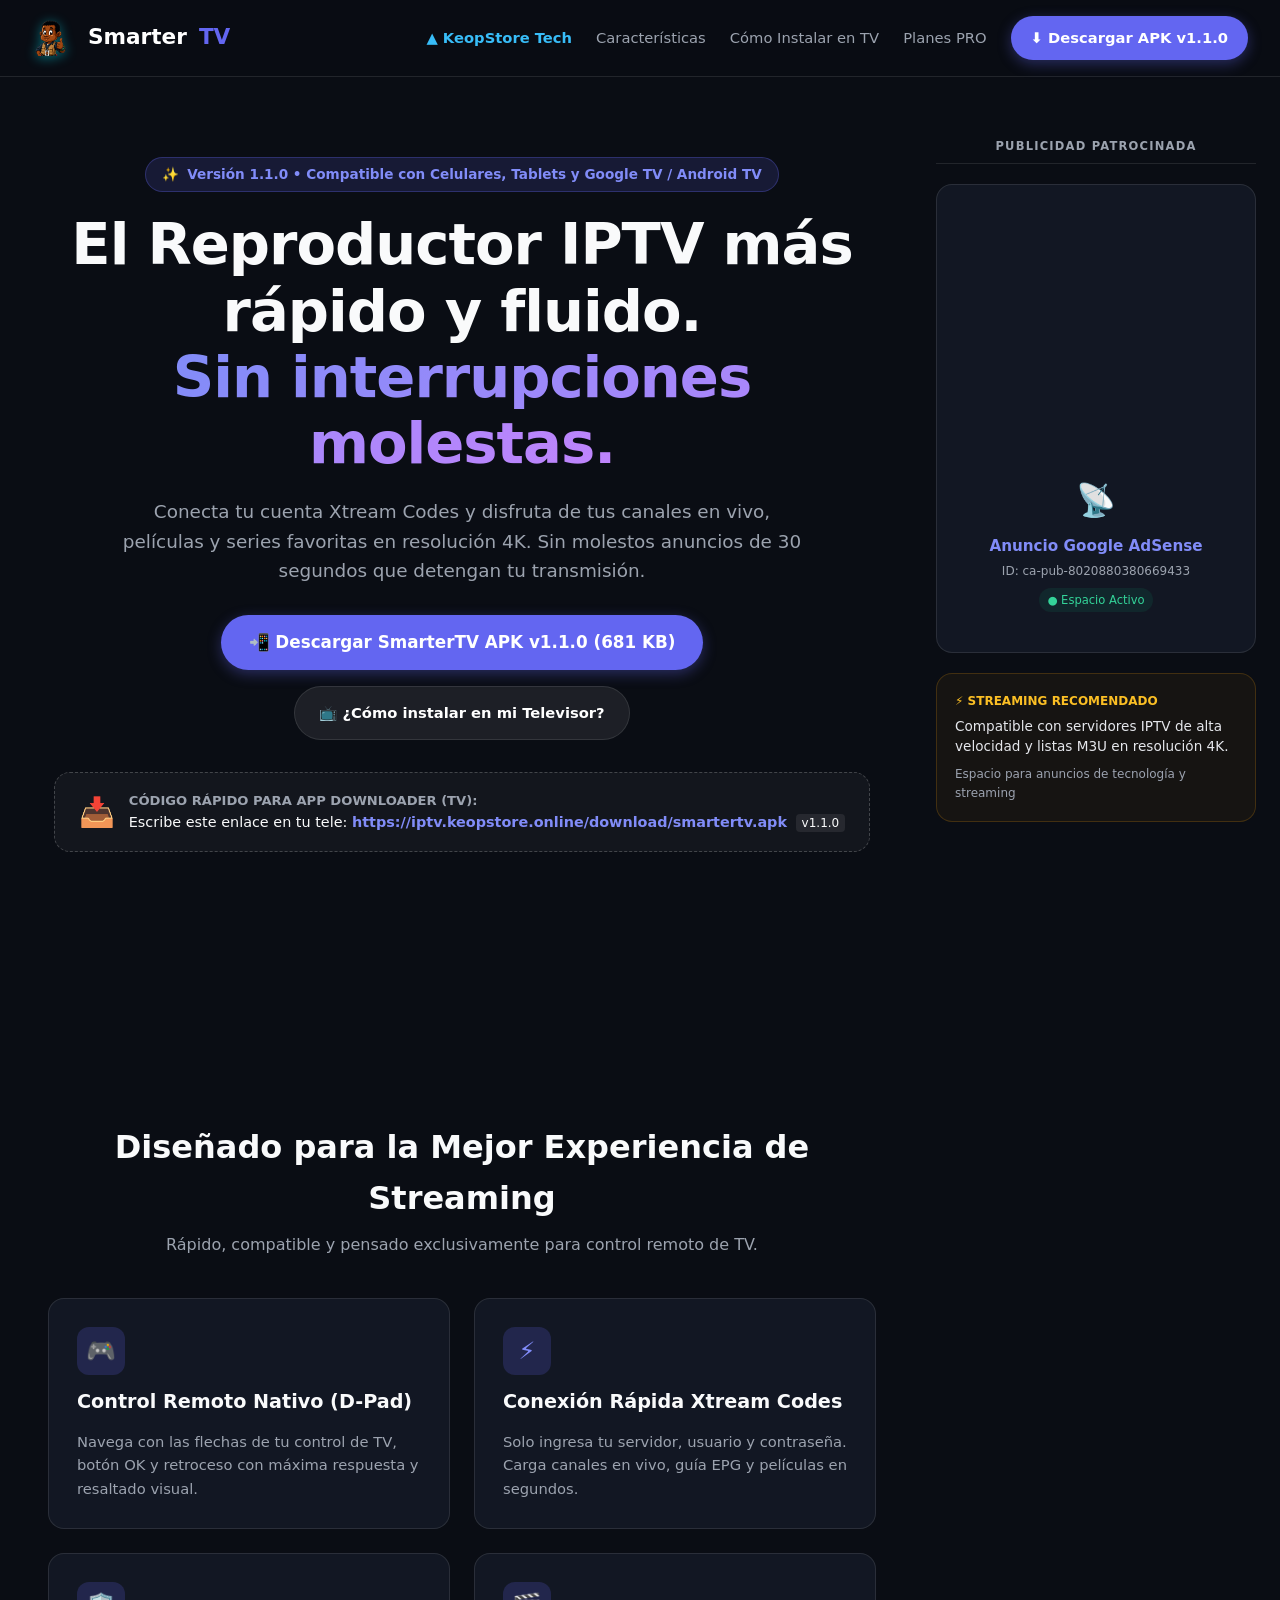
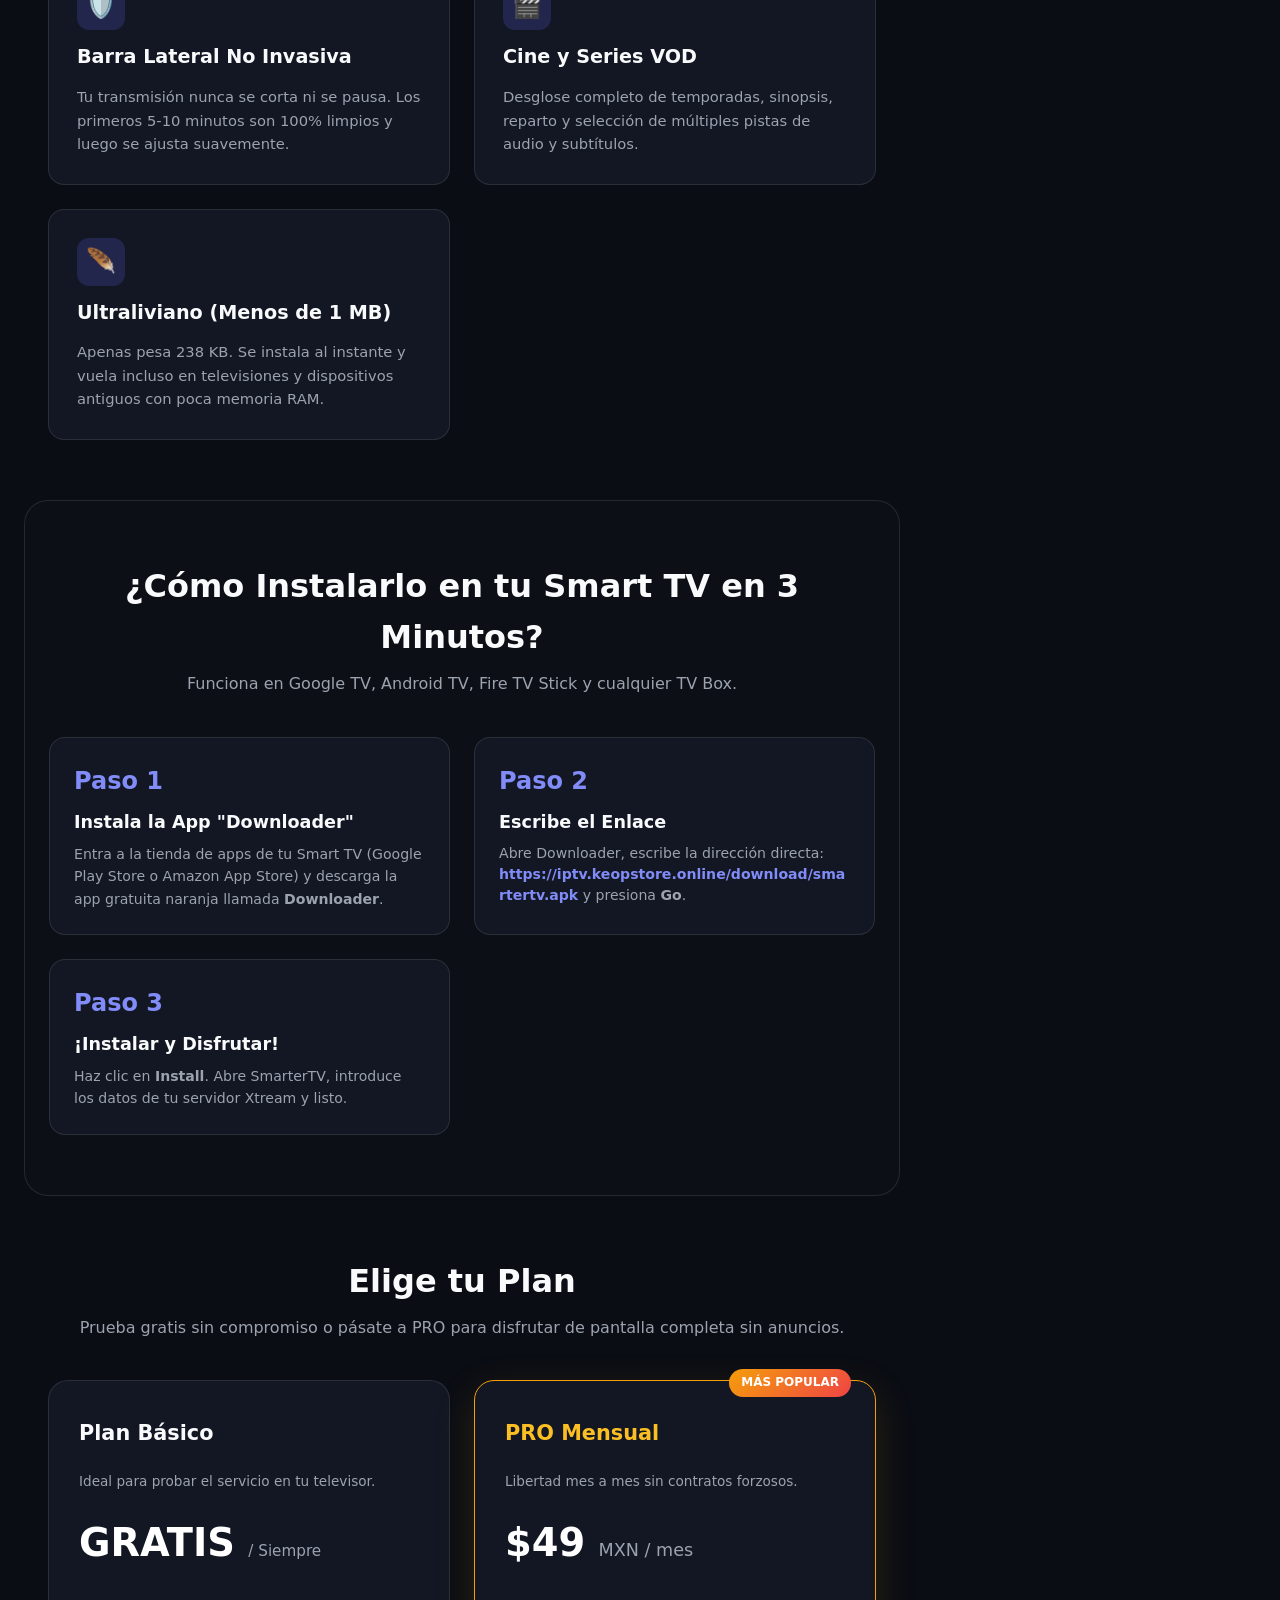
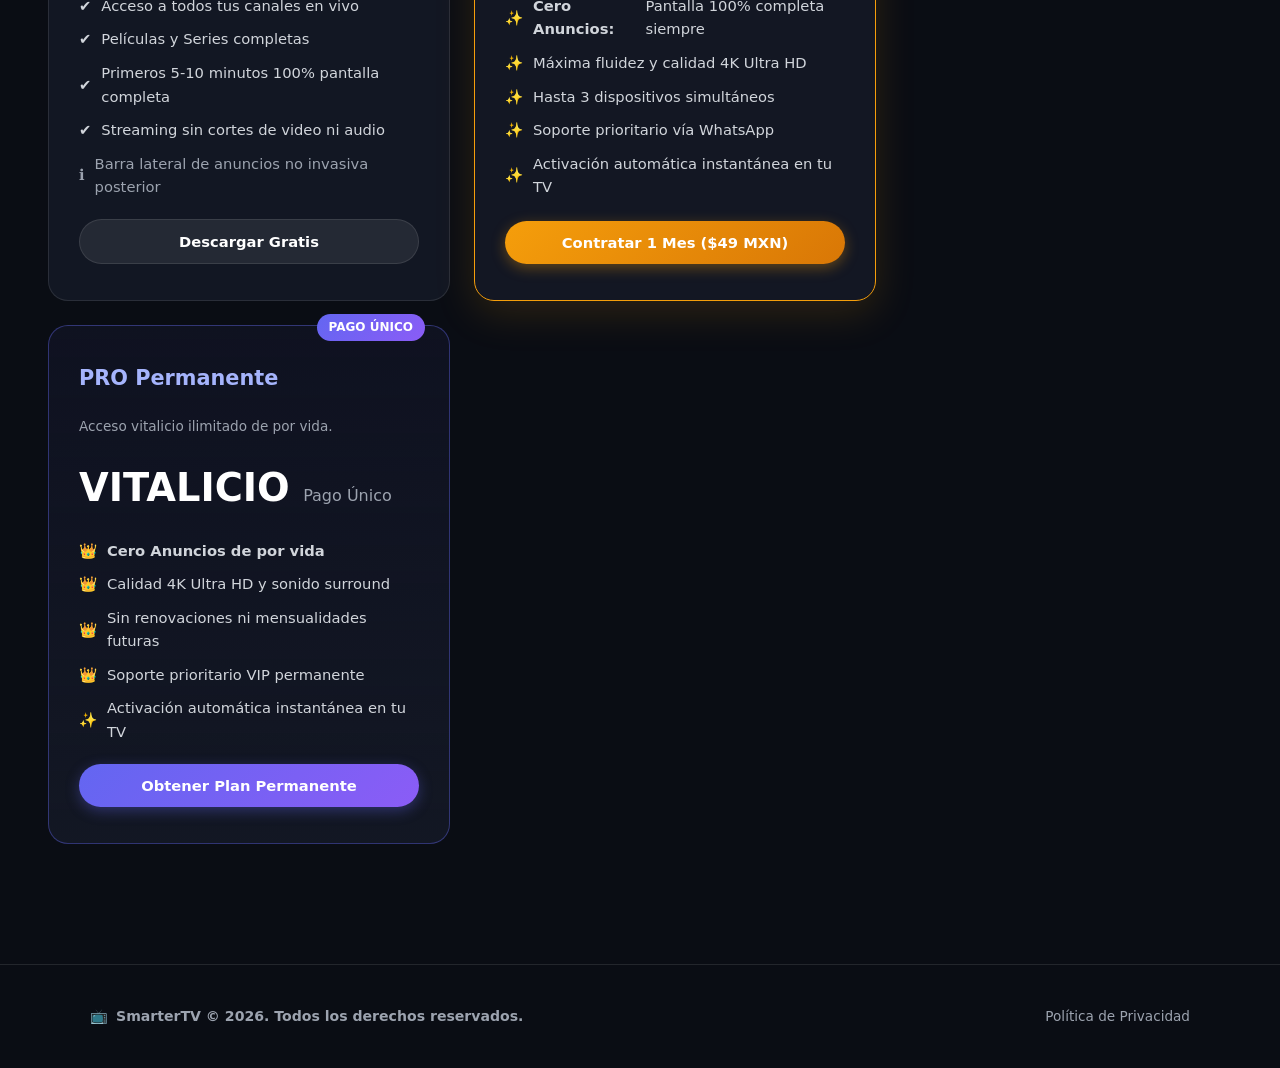
<file: index.html>
<!DOCTYPE html>
<html lang="es">
<head>
  <meta charset="UTF-8">
  <meta name="viewport" content="width=device-width, initial-scale=1.0">
  <title>SmarterTV - Reproductor IPTV para Android y Google TV</title>
  <meta name="description" content="Descarga SmarterTV APK para Android, Google TV y Fire TV. El reproductor IPTV más rápido y fluido con soporte para Xtream Codes y listas M3U en resolución 4K.">
  <meta name="keywords" content="smartertv, iptv smarter, descargar iptv apk, reproductor iptv android, google tv iptv, fire tv stick iptv, xtream codes player, iptv player apk, keopstore">
  <meta name="robots" content="index, follow">
  <meta name="google-site-verification" content="9b9QQz3nNaq6kg4qbpo79IBWrQBUPNA_Uh6lxM2m7lY">
  <link rel="canonical" href="https://iptv.keopstore.online/">
  <link rel="icon" type="image/png" href="/assets/mascot.png">

  <!-- Open Graph / Redes Sociales y WhatsApp -->
  <meta property="og:type" content="website">
  <meta property="og:url" content="https://iptv.keopstore.online/">
  <meta property="og:title" content="SmarterTV - Reproductor IPTV para Android y Google TV">
  <meta property="og:description" content="Descarga el reproductor IPTV más rápido y ligero (238 KB) para teléfonos, tablets y Smart TVs. Compatible con Xtream Codes.">
  <meta property="og:site_name" content="SmarterTV">

  <!-- Twitter Card -->
  <meta name="twitter:card" content="summary_large_image">
  <meta name="twitter:title" content="SmarterTV - Reproductor IPTV para Android y Google TV">
  <meta name="twitter:description" content="Descarga SmarterTV APK gratis. Compatible con Google TV, Android TV y Fire TV.">

  <!-- Marcado Estructurado Schema.org para Google Search -->
  <script type="application/ld+json">
  {
    "@context": "https://schema.org",
    "@type": "SoftwareApplication",
    "name": "SmarterTV",
    "operatingSystem": "Android, Android TV, Google TV, Fire OS",
    "applicationCategory": "MultimediaApplication",
    "offers": {
      "@type": "Offer",
      "price": "0",
      "priceCurrency": "MXN"
    },
    "description": "El reproductor IPTV más rápido y fluido para Android y Google TV con soporte para control remoto y Xtream Codes.",
    "downloadUrl": "https://iptv.keopstore.online/download/smartertv.apk",
    "fileSize": "238KB"
  }
  </script>

  <link rel="stylesheet" href="css/web.css">

  <!-- Google AdSense Oficial -->
  <script async src="https://pagead2.googlesyndication.com/pagead/js/adsbygoogle.js?client=ca-pub-8020880380669433"
     crossorigin="anonymous"></script>
</head>
<body>

  <!-- Navigation -->
  <header class="navbar">
    <a href="#" class="nav-brand">
      <img src="/assets/mascot.png" alt="SmarterTV Mascot" style="width: 36px; height: 36px; object-fit: contain; vertical-align: middle; margin-right: 8px; filter: drop-shadow(0 2px 6px rgba(0,240,255,0.4));">
      Smarter<span>TV</span>
    </a>
    <nav class="nav-links">
      <a href="https://keopstore.online" target="_blank" class="nav-link" style="color: #38bdf8; font-weight: 600;">▲ KeopStore Tech</a>
      <a href="#features" class="nav-link">Características</a>
      <a href="#how-to-install" class="nav-link">Cómo Instalar en TV</a>
      <a href="#pricing" class="nav-link">Planes PRO</a>
      <a href="/download/smartertv.apk" class="btn btn-primary">
        <span>⬇️ Descargar APK v1.1.0</span>
      </a>
    </nav>
  </header>

  <!-- Banner de detección de TV al escanear QR -->
  <div id="deviceDetectedBanner" style="display: none; background: linear-gradient(90deg, rgba(16, 185, 129, 0.18), rgba(99, 102, 241, 0.18)); border-bottom: 1px solid rgba(16, 185, 129, 0.35); padding: 12px 20px; text-align: center; font-size: 0.92rem; color: #34d399;">
    📺 <strong>¡Televisor Conectado!</strong> ID: <span id="bannerDeviceId" style="font-family: monospace; font-weight: 800; color: #fbbf24;"></span>. Al completar tu pago, tu TV se activará automáticamente sin teclear nada.
  </div>

  <!-- Main Web Layout with Right Ad Sidebar -->
  <div class="web-layout">

    <!-- Left & Center Main Content Column -->
    <div class="web-main-column">

      <!-- Hero Section -->
      <section class="hero">
        <div class="hero-pill">
          <span>✨</span> Versión 1.1.0 &bull; Compatible con Celulares, Tablets y Google TV / Android TV
        </div>

        <h1 class="hero-title">
          El Reproductor IPTV más rápido y fluido.<br>
          <span>Sin interrupciones molestas.</span>
        </h1>

        <p class="hero-desc">
          Conecta tu cuenta Xtream Codes y disfruta de tus canales en vivo, películas y series favoritas en resolución 4K. Sin molestos anuncios de 30 segundos que detengan tu transmisión.
        </p>

        <div class="hero-actions">
          <a href="/download/smartertv.apk" class="btn btn-primary" style="padding: 14px 28px; font-size: 1.05rem;">
            <span>📲 Descargar SmarterTV APK v1.1.0 (681 KB)</span>
          </a>
          <a href="#how-to-install" class="btn btn-secondary" style="padding: 14px 24px;">
            <span>📺 ¿Cómo instalar en mi Televisor?</span>
          </a>
        </div>

        <!-- Downloader App Direct Box for TV -->
        <div class="downloader-box">
          <div style="font-size: 1.8rem;">📥</div>
          <div style="text-align: left;">
            <div style="font-size: 0.82rem; color: var(--text-muted); font-weight: 600;">CÓDIGO RÁPIDO PARA APP DOWNLOADER (TV):</div>
            <div style="font-size: 0.9rem;">Escribe este enlace en tu tele: <strong style="color: #818cf8;">https://iptv.keopstore.online/download/smartertv.apk</strong> <span style="font-size:0.75rem; background:rgba(255,255,255,0.08); padding:2px 6px; border-radius:4px; margin-left:4px;">v1.1.0</span></div>
          </div>
        </div>

        <!-- Banner AdSense Horizontal -->
        <div style="margin: 30px auto 10px; max-width: 728px; min-height: 90px; text-align: center; overflow: hidden;">
          <ins class="adsbygoogle"
               style="display:block"
               data-ad-client="ca-pub-8020880380669433"
               data-ad-slot="auto"
               data-ad-format="auto"
               data-full-width-responsive="true"></ins>
          <script>
               (adsbygoogle = window.adsbygoogle || []).push({});
          </script>
        </div>
      </section>

      <!-- Features Grid -->
      <section id="features" class="section">
        <div class="section-header">
          <h2 class="section-title">Diseñado para la Mejor Experiencia de Streaming</h2>
          <p style="color: var(--text-muted);">Rápido, compatible y pensado exclusivamente para control remoto de TV.</p>
        </div>

        <div class="features-grid">
          <div class="feature-card">
            <div class="feature-icon">🎮</div>
            <h3 style="font-size: 1.2rem; font-weight: 700;">Control Remoto Nativo (D-Pad)</h3>
            <p style="color: var(--text-muted); font-size: 0.92rem;">
              Navega con las flechas de tu control de TV, botón OK y retroceso con máxima respuesta y resaltado visual.
            </p>
          </div>

          <div class="feature-card">
            <div class="feature-icon">⚡</div>
            <h3 style="font-size: 1.2rem; font-weight: 700;">Conexión Rápida Xtream Codes</h3>
            <p style="color: var(--text-muted); font-size: 0.92rem;">
              Solo ingresa tu servidor, usuario y contraseña. Carga canales en vivo, guía EPG y películas en segundos.
            </p>
          </div>

          <div class="feature-card">
            <div class="feature-icon">🛡️</div>
            <h3 style="font-size: 1.2rem; font-weight: 700;">Barra Lateral No Invasiva</h3>
            <p style="color: var(--text-muted); font-size: 0.92rem;">
              Tu transmisión nunca se corta ni se pausa. Los primeros 5-10 minutos son 100% limpios y luego se ajusta suavemente.
            </p>
          </div>

          <div class="feature-card">
            <div class="feature-icon">🎬</div>
            <h3 style="font-size: 1.2rem; font-weight: 700;">Cine y Series VOD</h3>
            <p style="color: var(--text-muted); font-size: 0.92rem;">
              Desglose completo de temporadas, sinopsis, reparto y selección de múltiples pistas de audio y subtítulos.
            </p>
          </div>

          <div class="feature-card">
            <div class="feature-icon">🪶</div>
            <h3 style="font-size: 1.2rem; font-weight: 700;">Ultraliviano (Menos de 1 MB)</h3>
            <p style="color: var(--text-muted); font-size: 0.92rem;">
              Apenas pesa 238 KB. Se instala al instante y vuela incluso en televisiones y dispositivos antiguos con poca memoria RAM.
            </p>
          </div>
        </div>
      </section>

      <!-- How to Install on TV -->
      <section id="how-to-install" class="section" style="background: rgba(255,255,255,0.01); border-radius: 24px; border: 1px solid var(--border);">
        <div class="section-header">
          <h2 class="section-title">¿Cómo Instalarlo en tu Smart TV en 3 Minutos?</h2>
          <p style="color: var(--text-muted);">Funciona en Google TV, Android TV, Fire TV Stick y cualquier TV Box.</p>
        </div>

        <div style="display: grid; grid-template-columns: repeat(auto-fit, minmax(260px, 1fr)); gap: 24px;">
          <div style="background: var(--bg-card); padding: 24px; border-radius: 16px; border: 1px solid var(--border);">
            <div style="font-size: 1.5rem; font-weight: 800; color: #818cf8; margin-bottom: 8px;">Paso 1</div>
            <h4 style="font-size: 1.1rem; margin-bottom: 6px;">Instala la App "Downloader"</h4>
            <p style="color: var(--text-muted); font-size: 0.88rem;">
              Entra a la tienda de apps de tu Smart TV (Google Play Store o Amazon App Store) y descarga la app gratuita naranja llamada <strong>Downloader</strong>.
            </p>
          </div>

          <div style="background: var(--bg-card); padding: 24px; border-radius: 16px; border: 1px solid var(--border);">
            <div style="font-size: 1.5rem; font-weight: 800; color: #818cf8; margin-bottom: 8px;">Paso 2</div>
            <h4 style="font-size: 1.1rem; margin-bottom: 6px;">Escribe el Enlace</h4>
            <p style="color: var(--text-muted); font-size: 0.88rem; line-height: 1.5;">
              Abre Downloader, escribe la dirección directa: <br><strong style="color: #818cf8; word-break: break-all;">https://iptv.keopstore.online/download/smartertv.apk</strong> y presiona <strong>Go</strong>.
            </p>
          </div>

          <div style="background: var(--bg-card); padding: 24px; border-radius: 16px; border: 1px solid var(--border);">
            <div style="font-size: 1.5rem; font-weight: 800; color: #818cf8; margin-bottom: 8px;">Paso 3</div>
            <h4 style="font-size: 1.1rem; margin-bottom: 6px;">¡Instalar y Disfrutar!</h4>
            <p style="color: var(--text-muted); font-size: 0.88rem;">
              Haz clic en <strong>Install</strong>. Abre SmarterTV, introduce los datos de tu servidor Xtream y listo.
            </p>
          </div>
        </div>
      </section>

      <!-- Pricing Plans -->
      <section id="pricing" class="section">
        <div class="section-header">
          <h2 class="section-title">Elige tu Plan</h2>
          <p style="color: var(--text-muted);">Prueba gratis sin compromiso o pásate a PRO para disfrutar de pantalla completa sin anuncios.</p>
        </div>

        <div class="pricing-grid" style="max-width: 960px;">
          <!-- Free Plan -->
          <div class="price-card">
            <h3 style="font-size: 1.3rem;">Plan Básico</h3>
            <p style="color: var(--text-muted); font-size: 0.85rem;">Ideal para probar el servicio en tu televisor.</p>
            <div class="price-tag">GRATIS <span>/ Siempre</span></div>

            <ul class="feature-list">
              <li><span>✔</span> Acceso a todos tus canales en vivo</li>
              <li><span>✔</span> Películas y Series completas</li>
              <li><span>✔</span> Primeros 5-10 minutos 100% pantalla completa</li>
              <li><span>✔</span> Streaming sin cortes de video ni audio</li>
              <li style="color: var(--text-muted);"><span>ℹ</span> Barra lateral de anuncios no invasiva posterior</li>
            </ul>

            <a href="/download/smartertv.apk" class="btn btn-secondary" style="margin-top: auto;">Descargar Gratis</a>
          </div>

          <!-- PRO Mensual Plan -->
          <div class="price-card featured">
            <div style="position: absolute; top: -12px; right: 24px; background: linear-gradient(135deg, #f59e0b, #ef4444); color:#fff; font-size:0.75rem; font-weight:800; padding:4px 12px; border-radius:9999px;">
              MÁS POPULAR
            </div>

            <h3 style="font-size: 1.3rem; color: #fbbf24;">PRO Mensual</h3>
            <p style="color: var(--text-muted); font-size: 0.85rem;">Libertad mes a mes sin contratos forzosos.</p>
            <div class="price-tag">$49 <span style="font-size:1.1rem;">MXN / mes</span></div>

            <ul class="feature-list">
              <li><span>✨</span> <strong>Cero Anuncios:</strong> Pantalla 100% completa siempre</li>
              <li><span>✨</span> Máxima fluidez y calidad 4K Ultra HD</li>
              <li><span>✨</span> Hasta 3 dispositivos simultáneos</li>
              <li><span>✨</span> Soporte prioritario vía WhatsApp</li>
              <li><span>✨</span> Activación automática instantánea en tu TV</li>
            </ul>

            <a href="javascript:void(0)" onclick="openCheckoutModal('mensual')" class="btn btn-gold" style="margin-top: auto;">
              Contratar 1 Mes ($49 MXN)
            </a>
          </div>

          <!-- PRO Permanente Plan -->
          <div class="price-card" style="border-color: rgba(99, 102, 241, 0.4); background: linear-gradient(180deg, rgba(99,102,241,0.06), var(--bg-card));">
            <div style="position: absolute; top: -12px; right: 24px; background: linear-gradient(135deg, #6366f1, #8b5cf6); color:#fff; font-size:0.75rem; font-weight:800; padding:4px 12px; border-radius:9999px;">
              PAGO ÚNICO
            </div>

            <h3 style="font-size: 1.3rem; color: #a5b4fc;">PRO Permanente</h3>
            <p style="color: var(--text-muted); font-size: 0.85rem;">Acceso vitalicio ilimitado de por vida.</p>
            <div class="price-tag">VITALICIO <span style="font-size:1.0rem;">Pago Único</span></div>

            <ul class="feature-list">
              <li><span>👑</span> <strong>Cero Anuncios de por vida</strong></li>
              <li><span>👑</span> Calidad 4K Ultra HD y sonido surround</li>
              <li><span>👑</span> Sin renovaciones ni mensualidades futuras</li>
              <li><span>👑</span> Soporte prioritario VIP permanente</li>
              <li><span>✨</span> Activación automática instantánea en tu TV</li>
            </ul>

            <a href="javascript:void(0)" onclick="openCheckoutModal('permanente')" class="btn btn-primary" style="margin-top: auto; background: linear-gradient(135deg, #6366f1, #8b5cf6); color: white;">
              Obtener Plan Permanente
            </a>
          </div>
        </div>
      </section>

    </div>

    <!-- Right Column: AdSense & Sponsor Sticky Sidebar -->
    <aside class="web-ad-sidebar">
      <div class="ad-sticky-container">
        <div class="ad-header-label">PUBLICIDAD PATROCINADA</div>

        <!-- Google AdSense Official Block -->
        <div class="adsense-slot-wrapper">
          <ins class="adsbygoogle"
               style="display:block; width: 100%; min-height: 250px;"
               data-ad-client="ca-pub-8020880380669433"
               data-ad-format="rectangle,vertical"
               data-full-width-responsive="true"></ins>
          <script>
               (adsbygoogle = window.adsbygoogle || []).push({});
          </script>

          <!-- Marco visual de respaldo / Informativo mientras Google aprueba el dominio -->
          <div class="ad-placeholder-frame">
            <div style="font-size: 2rem; margin-bottom: 8px;">📡</div>
            <div style="font-weight: 700; color: #818cf8; font-size: 0.95rem;">Anuncio Google AdSense</div>
            <div style="color: var(--text-muted); font-size: 0.75rem; margin-top: 4px;">ID: ca-pub-8020880380669433</div>
            <div style="font-size: 0.72rem; color: #34d399; margin-top: 6px; background: rgba(16, 185, 129, 0.1); padding: 3px 8px; border-radius: 9999px;">
              ● Espacio Activo
            </div>
          </div>
        </div>

        <!-- Sponsor Direct Box -->
        <div class="ad-sponsor-box">
          <div style="font-size: 0.75rem; color: #fbbf24; font-weight: 700; text-transform: uppercase; margin-bottom: 6px;">⚡ Streaming Recomendado</div>
          <div style="font-size: 0.85rem; color: #e5e7eb; line-height: 1.45; margin-bottom: 8px;">
            Compatible con servidores IPTV de alta velocidad y listas M3U en resolución 4K.
          </div>
          <div style="font-size: 0.75rem; color: var(--text-muted);">Espacio para anuncios de tecnología y streaming</div>
        </div>
      </div>
    </aside>

  </div>

  <!-- Footer -->
  <footer class="footer">
    <div style="max-width: 1100px; margin: 0 auto; display: flex; flex-wrap: wrap; justify-content: space-between; align-items: center; gap: 20px;">
      <div style="display: flex; align-items: center; gap: 8px; font-weight: 700;">
        <span>📺</span> SmarterTV &copy; 2026. Todos los derechos reservados.
      </div>
      <div>
        <a href="privacy.html" style="color: var(--text-muted); text-decoration: none; font-size: 0.85rem;">
          Política de Privacidad
        </a>
      </div>
    </div>
  </footer>

  <!-- Modal Checkout SmarterTV PRO -->
  <div id="checkoutModal" style="display: none; position: fixed; inset: 0; background: rgba(0,0,0,0.85); z-index: 9999; align-items: center; justify-content: center; padding: 20px; backdrop-filter: blur(8px);">
    <div style="background: var(--bg-card); border: 1px solid var(--border); border-radius: 24px; padding: 32px 28px; max-width: 460px; width: 100%; box-shadow: 0 20px 40px rgba(0,0,0,0.6); text-align: center;">
      <div style="font-size: 2.2rem; margin-bottom: 8px;">👑</div>
      <h3 style="font-size: 1.4rem; font-weight: 800; color: #fbbf24; margin-bottom: 6px;">SmarterTV PRO</h3>
      <p style="color: var(--text-muted); font-size: 0.88rem; margin-bottom: 16px;">
        Disfruta de streaming 4K ilimitado sin cortes ni publicidad en tu televisor.
      </p>

      <div id="modalDeviceBadge" style="display: none; background: rgba(16, 185, 129, 0.12); border: 1px solid rgba(16, 185, 129, 0.3); border-radius: 12px; padding: 10px; margin-bottom: 16px; font-size: 0.85rem; color: #34d399;">
        📺 Televisor vinculado: <strong id="modalDeviceId" style="font-family: monospace; color: white;"></strong>
      </div>

      <div style="display: flex; flex-direction: column; gap: 12px; margin-bottom: 20px;">
        <!-- Botón Plan 1 Mes Mercado Pago -->
        <a id="mpBtn1Mes" href="https://mpago.la/1PZuSrR" target="_blank" class="btn btn-gold" style="padding: 13px; font-size: 0.95rem; justify-content: center; gap: 8px; text-decoration: none;">
          <span>🌟 Pagar Plan 1 Mes ($49 MXN)</span>
        </a>

        <!-- Botón Plan Permanente Mercado Pago -->
        <a id="mpBtnPermanente" href="https://mpago.la/3396jnv" target="_blank" class="btn btn-primary" style="padding: 13px; font-size: 0.95rem; justify-content: center; gap: 8px; text-decoration: none; background: linear-gradient(135deg, #6366f1, #8b5cf6); color: white;">
          <span>👑 Pagar Plan Permanente (Vitalicio)</span>
        </a>

        <!-- Botón WhatsApp -->
        <a id="waPayBtn" href="https://wa.me/?text=Hola,%20deseo%20activar%20mi%20suscripción%20SmarterTV%20PRO" target="_blank" class="btn btn-secondary" style="padding: 12px; font-size: 0.9rem; justify-content: center; gap: 8px; border-color: #25d366; color: #25d366; text-decoration: none;">
          <span>💬 Pagar por WhatsApp / SPEI / OXXO</span>
        </a>
      </div>

      <div style="font-size: 0.78rem; color: var(--text-muted); background: rgba(255,255,255,0.02); padding: 10px; border-radius: 10px; border: 1px dashed var(--border); margin-bottom: 16px;">
        ⚡ <strong>Activación 100% Automática:</strong> Al pagar en Mercado Pago, tu televisor se desbloqueará de inmediato sin necesidad de ingresar códigos.
      </div>

      <button type="button" onclick="closeCheckoutModal()" class="btn btn-secondary" style="width: 100%; justify-content: center; font-size: 0.85rem;">
        Cerrar
      </button>
    </div>
  </div>

  <script>
    const MP_1MES_URL = "https://mpago.la/1PZuSrR";
    const MP_PERMANENTE_URL = "https://mpago.la/3396jnv";

    function getDeviceFromUrl() {
      let params = new URLSearchParams(window.location.search);
      let dev = params.get("device") || params.get("id") || params.get("external_reference");
      if (!dev && window.location.hash.includes("?")) {
        const hashQuery = window.location.hash.split("?")[1];
        params = new URLSearchParams(hashQuery);
        dev = params.get("device") || params.get("id") || params.get("external_reference");
      }
      if (dev) {
        dev = dev.trim().toUpperCase();
        sessionStorage.setItem("smartertv_device", dev);
        return dev;
      }
      return (sessionStorage.getItem("smartertv_device") || "").trim().toUpperCase();
    }

    function initCheckoutLinks() {
      const dev = getDeviceFromUrl();
      const btn1Mes = document.getElementById("mpBtn1Mes");
      const btnPerma = document.getElementById("mpBtnPermanente");
      const waBtn = document.getElementById("waPayBtn");
      const banner = document.getElementById("deviceDetectedBanner");
      const bannerId = document.getElementById("bannerDeviceId");
      const modalBadge = document.getElementById("modalDeviceBadge");
      const modalId = document.getElementById("modalDeviceId");

      let refParam = dev ? `?external_reference=${encodeURIComponent(dev)}` : "";

      if (btn1Mes) btn1Mes.href = MP_1MES_URL + refParam;
      if (btnPerma) btnPerma.href = MP_PERMANENTE_URL + refParam;

      if (waBtn) {
        const text = dev 
          ? `Hola, deseo activar mi membresía SmarterTV PRO para mi televisor con ID: ${dev}`
          : `Hola, deseo activar mi membresía SmarterTV PRO`;
        waBtn.href = `https://wa.me/?text=${encodeURIComponent(text)}`;
      }

      if (dev) {
        if (banner) {
          banner.style.display = "block";
          if (bannerId) bannerId.textContent = dev;
        }
        if (modalBadge) {
          modalBadge.style.display = "block";
          if (modalId) modalId.textContent = dev;
        }
      }
    }

    function openCheckoutModal(focusPlan) {
      initCheckoutLinks();
      document.getElementById("checkoutModal").style.display = "flex";
      if (focusPlan === "permanente") {
        document.getElementById("mpBtnPermanente")?.focus();
      } else {
        document.getElementById("mpBtn1Mes")?.focus();
      }
    }

    function closeCheckoutModal() {
      document.getElementById("checkoutModal").style.display = "none";
    }

    window.addEventListener("DOMContentLoaded", initCheckoutLinks);
  </script>
</body>
</html>
</file>
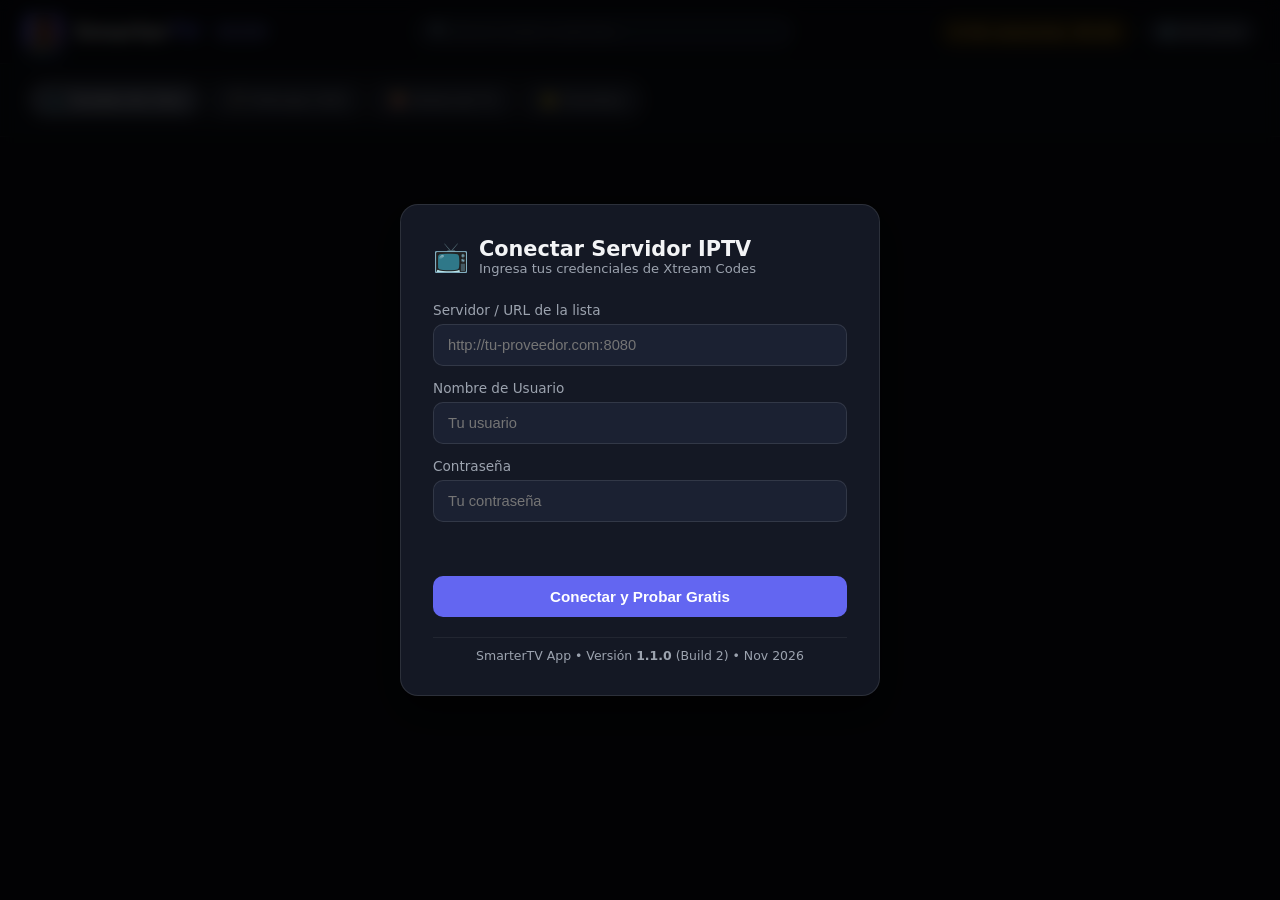
<file: android/assets/index.html>
<!DOCTYPE html>
<html lang="es">
<head>
  <meta charset="UTF-8">
  <meta name="viewport" content="width=device-width, initial-scale=1.0, maximum-scale=1.0, user-scalable=no">
  <title>SmarterTV - Reproductor IPTV Nativo</title>
  <link rel="icon" type="image/png" href="assets/mascot.png">
  <link rel="stylesheet" href="css/style.css">
  <script src="js/hls.min.js"></script>
  <script src="js/qrcode.min.js"></script>
</head>
<body>

  <!-- Main Application Layout Container (Cleanly separated from Ad Sidebar) -->
  <div class="app-main-layout" id="appMainLayout">
    <!-- Top Navigation Header -->
    <header class="app-header">
      <div class="brand">
        <div class="brand-icon">
          <img src="assets/mascot.png" alt="SmarterTV Mascot" style="width: 100%; height: 100%; object-fit: contain;">
        </div>
        <div class="brand-title">Smarter<span>TV</span></div>
        <span class="app-version-tag">v1.1.0</span>
      </div>

      <!-- Search Bar for TV & Mobile -->
      <div style="flex: 1; max-width: 380px; margin: 0 16px;">
        <input type="text" id="globalSearchInput" class="form-input" style="width: 100%; border-radius: 9999px; padding: 7px 16px; font-size: 0.85rem;" placeholder="🔍 Buscar canales o películas...">
      </div>

      <div class="header-actions">
        <!-- Trial Badge / PRO Status Indicator -->
        <div id="trialBadge" class="trial-badge" title="Estado de la Membresía">
          <span class="pulse-dot"></span> Sin anuncios: 05:00
        </div>

        <button type="button" id="settingsBtn" class="pill-chip" style="padding: 6px 14px; font-size: 0.82rem;" title="Configuración de Cuenta">
          ⚙️ <span id="userAccountInfo">Mi Cuenta</span>
        </button>
      </div>
    </header>

    <!-- Main Pill / Chip Navigation Bar -->
    <div class="pill-bar-container">
      <div class="pill-group">
        <button class="pill-chip active" data-tab="live">📺 Canales En Vivo</button>
        <button class="pill-chip" data-tab="movie">🎬 Películas VOD</button>
        <button class="pill-chip" data-tab="series">🍿 Series de TV</button>
        <button class="pill-chip" data-tab="favs">⭐ Favoritos</button>
      </div>
    </div>

    <!-- Sub-Category Pill Chips Filter -->
    <div class="category-pills" id="categoryPillsContainer"></div>

    <!-- Content Grid -->
    <main class="main-viewport">
      <div class="media-grid" id="mediaGrid"></div>
    </main>
  </div>

  <!-- Built-In Video Player Container -->
  <div id="playerContainer" class="player-container" style="display: none;">
    <div class="player-overlay-top">
      <div class="player-title" id="playerTitleText">Transmisión</div>
      <div style="display: flex; gap: 8px; align-items: center;">
        <button type="button" id="closePlayerBtn" class="btn btn-secondary" style="padding: 6px 16px; border-radius: 9999px; font-size: 0.82rem;">
          ✕ Cerrar Reproductor
        </button>
      </div>
    </div>
    <video id="videoPlayer" class="video-screen" controls autoplay playsinline></video>
  </div>

  <!-- Side Ad Bar (Non-intrusive split-screen banner) -->
  <aside id="adSidebar" class="ad-sidebar">
    <div class="ad-sidebar-header">
      <div class="ad-sponsored-tag">
        <span>📢</span> Patrocinado
      </div>
      <button type="button" id="removeAdsBtn" class="btn-remove-ads">
        💎 Quitar Anuncios
      </button>
    </div>

    <!-- Dynamic Rotating Ad Slot -->
    <div class="ad-body-container" id="adRotatorSlot"></div>

    <div class="ad-sidebar-footer">
      <span>SmarterTV Ads Network</span>
    </div>
  </aside>

  <!-- Pro Upgrade Modal (Al hacer clic en Quitar Anuncios) -->
  <div id="proUpgradeModal" class="modal-overlay" style="display: none;">
    <div class="pro-modal-card">
      <button type="button" id="closeProModalIconBtn" title="Cerrar" style="position: absolute; top: 12px; right: 14px; background: rgba(255,255,255,0.08); border: 1px solid var(--border); border-radius: 50%; width: 34px; height: 34px; color: white; font-size: 1.1rem; cursor: pointer; display: flex; align-items: center; justify-content: center; z-index: 10;">
        ✕
      </button>

      <div style="font-size: 1.8rem;">💎</div>
      <h2 style="font-size: 1.25rem; font-weight: 800; color: #ffffff; margin-bottom: 2px;">SmarterTV PRO</h2>
      <p style="font-size: 0.82rem; color: var(--text-muted); line-height: 1.35; max-width: 420px;">
        Desbloquea reproducción a pantalla completa al 100%, sin barra lateral de publicidad y con soporte 4K.
      </p>

      <!-- Botón directo para celulares (para quien use la app en su teléfono y no pueda escanear QR) -->
      <a id="proDirectPayBtn" href="https://iptv.keopstore.online/#pricing" target="_blank" class="btn btn-gold" style="width: 100%; text-decoration: none; display: flex; align-items: center; justify-content: center; gap: 8px; padding: 10px 14px; font-size: 0.88rem; font-weight: 700;">
        <span>💳</span> Pagar en Línea desde este Celular
      </a>

      <!-- Sección QR (para Smart TVs o TV Box) -->
      <div style="display: flex; gap: 14px; align-items: center; background: rgba(255,255,255,0.02); border: 1px dashed var(--border); border-radius: 14px; padding: 10px 14px; width: 100%;">
        <div class="qr-box" id="proQrContainer" style="width: 95px; height: 95px; min-width: 95px; padding: 4px;"></div>
        <div style="text-align: left; display: flex; flex-direction: column; gap: 4px; font-size: 0.8rem; color: #d1d5db;">
          <div>📺 <strong>¿Estás en tu tele?</strong></div>
          <div style="color: var(--text-muted); font-size: 0.75rem;">Escanea con tu celular para activar automáticamente.</div>
          <div style="margin-top: 4px;">ID TV: <span class="activation-code-tag" id="proDeviceIdText" style="font-size: 0.8rem; padding: 2px 6px;">TV-0000</span></div>
        </div>
      </div>

      <!-- Canjear Código -->
      <div style="width: 100%; display: flex; flex-direction: column; gap: 8px;">
        <div style="display: flex; gap: 8px;">
          <input type="text" id="manualProCode" class="form-input" style="flex:1; text-align:center; font-family:monospace; font-weight:700; font-size: 0.88rem; padding: 8px;" placeholder="Código o Clave (ej: PRO2026)">
          <button type="button" id="unlockProBtn" class="btn btn-primary" style="padding: 8px 16px; font-size: 0.85rem;">Activar</button>
        </div>
        <div style="display: flex; justify-content: center; margin-top: 4px;">
          <button type="button" id="closeProModalBtn" class="btn btn-secondary" style="font-size: 0.8rem; padding: 6px 20px; color: #f87171;">
            Cerrar
          </button>
        </div>
      </div>
    </div>
  </div>

  <!-- Movie Detail Modal -->
  <div id="movieDetailModal" class="modal-overlay" style="display: none;">
    <div class="movie-modal-card">
      <button type="button" id="closeMovieModalBtn" class="modal-close-icon" title="Cerrar">✕</button>

      <div class="detail-modal-body">
        <div class="detail-poster-wrapper">
          <img id="movieDetailPoster" src="" alt="Poster" class="detail-poster" onerror="this.src='assets/mascot.png'">
        </div>

        <div class="detail-info">
          <h2 id="movieDetailTitle" class="detail-title">Título de la Película</h2>

          <div class="detail-meta">
            <span id="movieDetailRating" class="detail-badge badge-rating">⭐ 0.0</span>
            <span id="movieDetailCategory" class="detail-badge">Categoría</span>
            <span id="movieDetailYear" class="detail-badge">Año</span>
          </div>

          <p id="movieDetailPlot" class="detail-plot">Sinopsis de la película...</p>

          <div class="detail-actions">
            <button type="button" id="playMovieDirectBtn" class="btn btn-primary" style="padding: 10px 22px; font-size: 0.95rem;">
              ▶ Reproducir Película
            </button>
            <button type="button" id="favMovieBtn" class="btn btn-secondary" style="font-size: 0.85rem; padding: 10px 16px;">
              ⭐ Guardar en Favoritos
            </button>
            <button type="button" id="closeMovieTextBtn" class="btn btn-secondary" style="font-size: 0.85rem; padding: 10px 16px;">
              ✕ Volver
            </button>
          </div>
        </div>
      </div>
    </div>
  </div>

  <!-- Series Detail & Episode Selector Modal -->
  <div id="seriesDetailModal" class="modal-overlay" style="display: none;">
    <div class="series-modal-card">
      <button type="button" id="closeSeriesModalBtn" class="modal-close-icon" title="Cerrar">✕</button>

      <div class="detail-modal-body">
        <div class="detail-poster-wrapper">
          <img id="seriesDetailPoster" src="" alt="Poster" class="detail-poster" onerror="this.src='assets/mascot.png'">
        </div>

        <div class="detail-info">
          <h2 id="seriesDetailTitle" class="detail-title">Título de la Serie</h2>

          <div class="detail-meta">
            <span id="seriesDetailRating" class="detail-badge badge-rating">⭐ 0.0</span>
            <span id="seriesDetailCategory" class="detail-badge">Categoría</span>
            <span id="seriesDetailRelease" class="detail-badge">Estreno</span>
          </div>

          <p id="seriesDetailPlot" class="detail-plot">Sinopsis de la serie...</p>

          <div style="display: flex; gap: 8px; margin-top: 4px;">
            <button type="button" id="favSeriesBtn" class="btn btn-secondary" style="padding: 6px 14px; font-size: 0.82rem;">
              ⭐ Guardar en Favoritos
            </button>
          </div>
        </div>
      </div>

      <!-- Seasons Pills -->
      <div class="series-seasons-bar" id="seriesSeasonsBar"></div>

      <!-- Episodes Grid / List -->
      <div class="series-episodes-container" id="seriesEpisodesContainer">
        <div class="state-center" style="height: 160px; grid-column: 1 / -1;">
          <div class="pulse-dot"></div>
          <span>Cargando episodios...</span>
        </div>
      </div>
    </div>
  </div>

  <!-- Xtream Codes Login Modal -->
  <div id="loginModal" class="modal-overlay" style="display: none;">
    <div class="login-card">
      <div style="display: flex; align-items: center; gap: 10px; margin-bottom: 8px;">
        <span style="font-size: 1.8rem;">📺</span>
        <div>
          <h2 style="font-size: 1.3rem; font-weight: 700;">Conectar Servidor IPTV</h2>
          <p style="font-size: 0.82rem; color: var(--text-muted);">Ingresa tus credenciales de Xtream Codes</p>
        </div>
      </div>

      <form id="loginForm" style="display: flex; flex-direction: column; gap: 14px;">
        <div class="form-group">
          <label class="form-label">Servidor / URL de la lista</label>
          <input type="text" id="cfgServerInput" class="form-input" placeholder="http://tu-proveedor.com:8080" required>
        </div>

        <div class="form-group">
          <label class="form-label">Nombre de Usuario</label>
          <input type="text" id="cfgUserInput" class="form-input" placeholder="Tu usuario" required>
        </div>

        <div class="form-group">
          <label class="form-label">Contraseña</label>
          <input type="password" id="cfgPassInput" class="form-input" placeholder="Tu contraseña" required>
        </div>

        <div id="loginStatusText" style="font-size: 0.85rem; color: #f59e0b; min-height: 20px;"></div>

        <button type="submit" class="btn btn-primary" style="margin-top: 6px;">
          Conectar y Probar Gratis
        </button>

        <div style="text-align: center; font-size: 0.78rem; color: var(--text-muted); margin-top: 6px; padding-top: 10px; border-top: 1px solid rgba(255,255,255,0.06);">
          SmarterTV App &bull; Versión <strong>1.1.0</strong> (Build 2) &bull; Nov 2026
        </div>
      </form>
    </div>
  </div>

  <!-- Scripts -->
  <script src="js/paywall.js"></script>
  <script src="js/app.js"></script>
</body>
</html>
</file>
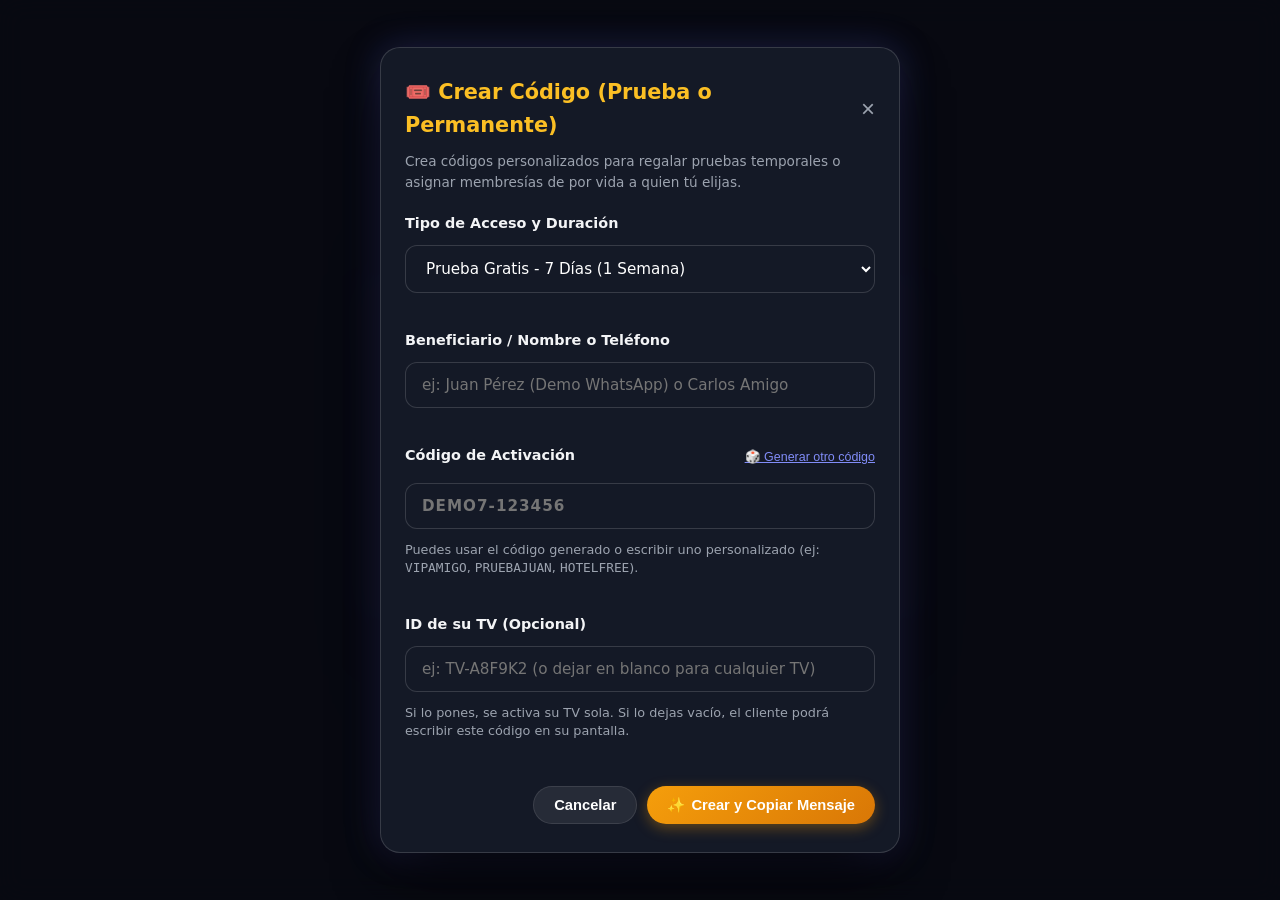
<file: admin.html>
<!DOCTYPE html>
<html lang="es">
<head>
  <meta charset="UTF-8">
  <meta name="viewport" content="width=device-width, initial-scale=1.0">
  <title>Panel de Ventas y Publicidad - SmarterTV Admin</title>
  <link rel="stylesheet" href="css/web.css">
  <script src="js/qrcode.min.js"></script>
  <style>
    /* Scoped form styles for guaranteed beautiful layout */
    .form-group {
      display: flex !important;
      flex-direction: column !important;
      gap: 8px !important;
      width: 100% !important;
      margin-bottom: 22px !important;
      text-align: left !important;
    }
    .form-label {
      display: block !important;
      font-size: 0.9rem !important;
      font-weight: 600 !important;
      color: #f3f4f6 !important;
      margin-bottom: 2px !important;
    }
    .form-input {
      display: block !important;
      width: 100% !important;
      padding: 13px 16px !important;
      border-radius: 12px !important;
      border: 1px solid rgba(255, 255, 255, 0.15) !important;
      background: #141926 !important;
      color: #ffffff !important;
      font-size: 0.95rem !important;
      box-sizing: border-box !important;
      transition: all 0.2s ease !important;
      font-family: inherit !important;
    }
    .form-input:focus {
      border-color: #818cf8 !important;
      outline: none !important;
      box-shadow: 0 0 16px rgba(99, 102, 241, 0.35) !important;
      background: #181f30 !important;
    }
    .form-help {
      display: block !important;
      font-size: 0.8rem !important;
      color: #9ca3af !important;
      line-height: 1.4 !important;
      margin-top: 4px !important;
    }
    .admin-nav {
      display: flex;
      gap: 12px;
      margin-bottom: 24px;
      border-bottom: 1px solid var(--border);
      padding-bottom: 12px;
    }
    .admin-tab-btn {
      background: transparent;
      border: none;
      color: var(--text-muted);
      font-size: 0.95rem;
      font-weight: 600;
      padding: 8px 16px;
      border-radius: var(--radius-pill);
      cursor: pointer;
      transition: all 0.2s;
    }
    .admin-tab-btn.active {
      background: rgba(99, 102, 241, 0.2);
      color: #818cf8;
    }
    .modal-overlay {
      position: fixed !important;
      inset: 0 !important;
      top: 0 !important;
      left: 0 !important;
      right: 0 !important;
      bottom: 0 !important;
      width: 100vw !important;
      height: 100vh !important;
      background: rgba(8, 10, 18, 0.88) !important;
      backdrop-filter: blur(12px) !important;
      -webkit-backdrop-filter: blur(12px) !important;
      display: flex !important;
      align-items: center !important;
      justify-content: center !important;
      z-index: 10000 !important;
      padding: 20px !important;
      box-sizing: border-box !important;
      animation: modalFadeIn 0.25s cubic-bezier(0.16, 1, 0.3, 1) !important;
    }
    @keyframes modalFadeIn {
      from { opacity: 0; }
      to { opacity: 1; }
    }
    .modal-box {
      background: #141926 !important;
      border: 1px solid rgba(255, 255, 255, 0.15) !important;
      border-radius: 20px !important;
      padding: 28px 24px !important;
      max-width: 520px !important;
      width: 100% !important;
      box-shadow: 0 25px 60px -15px rgba(0, 0, 0, 0.9), 0 0 35px rgba(99, 102, 241, 0.25) !important;
      position: relative !important;
      box-sizing: border-box !important;
      max-height: 90vh !important;
      overflow-y: auto !important;
      animation: modalSlideUp 0.3s cubic-bezier(0.16, 1, 0.3, 1) !important;
    }
    @keyframes modalSlideUp {
      from { transform: translateY(20px) scale(0.97); opacity: 0; }
      to { transform: translateY(0) scale(1); opacity: 1; }
    }
    .totp-digit-input {
      font-family: monospace;
      font-size: 2.2rem;
      letter-spacing: 12px;
      text-align: center;
      font-weight: 800;
      padding: 12px;
      border-radius: 12px;
      border: 2px solid var(--primary);
      background: rgba(0, 0, 0, 0.3);
      color: #ffffff;
      width: 100%;
      outline: none;
      box-shadow: 0 0 20px rgba(99, 102, 241, 0.2);
    }
    .totp-digit-input:focus {
      border-color: #818cf8;
      box-shadow: 0 0 25px rgba(99, 102, 241, 0.4);
    }
  </style>
</head>
<body>

  <!-- Top Navbar -->
  <header class="navbar">
    <a href="index.html" class="nav-brand">
      <span>📺</span> Smarter<span>TV</span> <span style="font-size:0.8rem; background:rgba(99,102,241,0.2); color:#818cf8; padding:3px 10px; border-radius:9999px; margin-left:6px;">ADMIN</span> <span style="font-size:0.75rem; background:rgba(16,185,129,0.15); color:#34d399; border:1px solid rgba(16,185,129,0.4); padding:2px 8px; border-radius:9999px; font-weight:700; margin-left:4px;">APK v1.1.0</span>
    </a>
    <div id="adminNavbarTools" style="display:none; align-items:center; gap:16px;">
      <a href="index.html" class="btn btn-secondary" style="font-size:0.85rem;">
        ← Volver a la Web
      </a>
      <button type="button" onclick="openNewLicenseModal()" class="btn btn-gold" style="font-size:0.85rem;">
        + Crear Código PRO
      </button>
      <button type="button" onclick="adminLogout()" class="btn btn-secondary" style="font-size:0.85rem; color:#f87171; border-color:rgba(239,68,68,0.3);">
        🔒 Cerrar Sesión
      </button>
    </div>
  </header>

  <!-- ================= AUTHENTICATION GATES ================= -->

  <!-- GATE 1: Standard Username & Password Login (Always First) -->
  <div id="adminUserPassLoginGate" style="display: flex; align-items: center; justify-content: center; min-height: calc(85vh - 70px); padding: 20px;">
    <div style="background: var(--bg-card); border: 1px solid var(--border); border-radius: 24px; padding: 40px 32px; max-width: 440px; width: 100%; box-shadow: 0 20px 40px rgba(0,0,0,0.6); text-align: center;">
      <div style="width: 68px; height: 68px; border-radius: 50%; background: rgba(99, 102, 241, 0.15); border: 1px solid rgba(99, 102, 241, 0.3); display: inline-flex; align-items: center; justify-content: center; font-size: 2.2rem; margin-bottom: 16px;">
        🔐
      </div>
      <h2 style="font-size: 1.5rem; font-weight: 800; margin-bottom: 8px;">Panel de Administrador</h2>
      <p style="color: var(--text-muted); font-size: 0.88rem; margin-bottom: 24px;">
        Introduce tu usuario y contraseña para acceder:
      </p>

      <form onsubmit="handleUserPassLogin(event)" style="display: flex; flex-direction: column; gap: 16px; text-align: left;">
        <div class="form-group">
          <label class="form-label">Usuario</label>
          <input type="text" id="loginUsernameInput" class="form-input" placeholder="admin" value="admin" required autofocus>
        </div>

        <div class="form-group">
          <label class="form-label">Contraseña</label>
          <input type="password" id="loginPasswordInput" class="form-input" placeholder="••••••••" required>
        </div>

        <div id="loginUserPassError" style="color: #ef4444; font-size: 0.85rem; display: none; background: rgba(239, 68, 68, 0.1); padding: 10px 14px; border-radius: 8px; border: 1px solid rgba(239, 68, 68, 0.2);">
          ⚠️ Usuario o contraseña incorrectos.
        </div>

        <button type="submit" class="btn btn-primary" style="padding: 13px; font-size: 1rem; justify-content: center; margin-top: 4px;">
          Iniciar Sesión
        </button>
      </form>

      <div style="margin-top: 20px; font-size: 0.8rem; color: var(--text-muted); border-top: 1px solid var(--border); padding-top: 14px;">
        Acceso inicial por defecto: Usuario <code>admin</code> | Contraseña <code>admin2026</code>
      </div>
    </div>
  </div>

  <!-- GATE 2: Google Authenticator 2FA Login (Visible ONLY if 2FA is active) -->
  <div id="admin2faLoginGate" style="display: none; align-items: center; justify-content: center; min-height: calc(85vh - 70px); padding: 20px;">
    <div style="background: var(--bg-card); border: 1px solid var(--border); border-radius: 24px; padding: 40px 32px; max-width: 440px; width: 100%; box-shadow: 0 20px 40px rgba(0,0,0,0.6); text-align: center;">
      
      <!-- SUB-VIEW A: Normal Google Authenticator 6-digit Code -->
      <div id="totpSectionNormal">
        <div style="width: 68px; height: 68px; border-radius: 50%; background: rgba(16, 185, 129, 0.15); border: 1px solid rgba(16, 185, 129, 0.3); display: inline-flex; align-items: center; justify-content: center; font-size: 2.2rem; margin-bottom: 16px;">
          🛡️
        </div>
        <h2 style="font-size: 1.5rem; font-weight: 800; margin-bottom: 8px;">Protección 2FA Activa</h2>
        <p style="color: var(--text-muted); font-size: 0.88rem; margin-bottom: 24px;">
          Abre tu aplicación <strong>Google Authenticator</strong> en tu celular e introduce tu código de 6 dígitos:
        </p>

        <form onsubmit="handle2faVerify(event)" style="display: flex; flex-direction: column; gap: 18px;">
          <div>
            <input type="text" id="loginTotpInput" maxlength="6" pattern="[0-9]*" class="totp-digit-input" placeholder="000000" autofocus autocomplete="one-time-code">
          </div>

          <div id="login2faError" style="color: #ef4444; font-size: 0.85rem; display: none; background: rgba(239, 68, 68, 0.1); padding: 10px 14px; border-radius: 8px; border: 1px solid rgba(239, 68, 68, 0.2);">
            ⚠️ Código inválido o expirado. Espera a que cambie en tu app e intenta de nuevo.
          </div>

          <button type="submit" class="btn btn-primary" style="padding: 14px; font-size: 1rem; justify-content: center;">
            Verificar y Entrar
          </button>
        </form>

        <div style="margin-top: 20px;">
          <a href="javascript:void(0)" onclick="switchToRecoveryCodeView()" style="color: #fbbf24; font-size: 0.82rem; text-decoration: none;">
            ¿No tienes tu celular? Usar código de respaldo
          </a>
        </div>
      </div>

      <!-- SUB-VIEW B: One-time Backup Recovery Code -->
      <div id="totpSectionRecovery" style="display: none;">
        <div style="width: 68px; height: 68px; border-radius: 50%; background: rgba(245, 158, 11, 0.15); border: 1px solid rgba(245, 158, 11, 0.3); display: inline-flex; align-items: center; justify-content: center; font-size: 2.2rem; margin-bottom: 16px;">
          🎟️
        </div>
        <h2 style="font-size: 1.4rem; font-weight: 800; margin-bottom: 8px;">Código de Respaldo</h2>
        <p style="color: var(--text-muted); font-size: 0.85rem; margin-bottom: 20px;">
          Ingresa uno de tus 6 códigos de recuperación de un solo uso (ej: <code>KP-8492-01</code>):
        </p>

        <form onsubmit="handleRecoveryCodeSubmit(event)" style="display: flex; flex-direction: column; gap: 14px;">
          <div>
            <input type="text" id="recoveryCodeInput" class="form-input" placeholder="KP-XXXX-XX" style="text-align: center; font-family: monospace; font-size: 1.15rem; letter-spacing: 2px; text-transform: uppercase; padding: 12px;" required>
          </div>

          <div id="recoveryCodeError" style="color: #ef4444; font-size: 0.85rem; display: none; background: rgba(239, 68, 68, 0.1); padding: 10px 14px; border-radius: 8px; border: 1px solid rgba(239, 68, 68, 0.2);">
            ⚠️ Código de respaldo no encontrado o ya utilizado.
          </div>

          <button type="submit" class="btn btn-gold" style="padding: 13px; font-size: 0.95rem; justify-content: center;">
            Desbloquear con Código
          </button>
        </form>

        <div style="margin-top: 18px;">
          <a href="javascript:void(0)" onclick="switchToTotpNormalView()" style="color: #38bdf8; font-size: 0.82rem; text-decoration: none;">
            ← Volver a usar Google Authenticator
          </a>
        </div>
      </div>

      <div style="margin-top: 24px; font-size: 0.82rem; border-top: 1px solid var(--border); padding-top: 16px;">
        <a href="javascript:void(0)" onclick="cancel2faToLogin()" style="color: var(--text-muted); text-decoration: none;">
          ← Volver a ingresar usuario y contraseña
        </a>
      </div>
    </div>
  </div>

  <!-- ================= PROTECTED ADMIN CONTENT (Visible ONLY when logged in) ================= -->
  <div id="adminProtectedContent" style="display: none;" class="admin-container">

    <!-- Sub-navigation Tabs -->
    <div class="admin-nav">
      <button class="admin-tab-btn active" onclick="switchAdminTab('sales', this)">📊 Suscriptores y Ventas</button>
      <button class="admin-tab-btn" onclick="switchAdminTab('ads', this)">💰 Guía de Ganancias y Publicidad</button>
      <button class="admin-tab-btn" onclick="switchAdminTab('settings', this)">⚙️ Configuración Pasarelas y 2FA</button>
    </div>

    <!-- TAB 1: SALES & LICENSES -->
    <div id="tabSales">
      <!-- KPI Stats Grid -->
      <div class="stats-grid">
        <div class="stat-card">
          <div class="stat-label">Ingresos del Mes (Membresías)</div>
          <div class="stat-value" id="kpiRevenue">$0 MXN</div>
          <div class="stat-sub" id="kpiRevenueSub">0 clientes activos</div>
        </div>

        <div class="stat-card">
          <div class="stat-label">Ganancia Publicidad Estimada (AdSense)</div>
          <div class="stat-value" id="kpiAdRevenue">$0 MXN</div>
          <div class="stat-sub" id="kpiAdRevenueSub">En aprobación por Google</div>
        </div>

        <div class="stat-card">
          <div class="stat-label">Total Televisiones Conectadas</div>
          <div class="stat-value" id="kpiDevices">0</div>
          <div class="stat-sub" id="kpiDevicesSub">0 en plan gratis / 0 PRO</div>
        </div>

        <div class="stat-card">
          <div class="stat-label">Tasa de Conversión a PRO</div>
          <div class="stat-value" id="kpiConversion" style="color: #fbbf24;">0.0%</div>
          <div class="stat-sub" id="kpiConversionSub">Basado en clientes registrados</div>
        </div>
      </div>

      <!-- Action & Search Bar -->
      <div style="background: var(--bg-card); border-radius: 16px; border: 1px solid var(--border); padding: 24px; margin-bottom: 24px;">
        <div style="display: flex; flex-wrap: wrap; justify-content: space-between; align-items: center; gap: 16px; margin-bottom: 20px;">
          <div>
            <h3 style="font-size: 1.25rem; font-weight: 700;">Clientes y Licencias PRO Activas</h3>
            <p style="color: var(--text-muted); font-size: 0.88rem;">Administra qué televisiones tienen activado el modo sin anuncios</p>
          </div>
          <div style="display: flex; gap: 10px; align-items: center; flex-wrap: wrap;">
            <button type="button" onclick="openNewLicenseModal()" class="btn btn-gold" style="font-size: 0.85rem; padding: 9px 14px; gap: 6px;">
              🎟️ + Crear Código (Prueba o Permanente)
            </button>
            <button type="button" onclick="syncOnlineLicenses()" class="btn btn-secondary" style="font-size: 0.85rem; padding: 9px 14px; gap: 6px; color: #34d399; border-color: rgba(16, 185, 129, 0.3);">
              🔄 Sincronizar Pagos Online
            </button>
            <input type="text" id="adminSearchInput" onkeyup="filterLicenses()" placeholder="Buscar cliente o código..." class="form-input" style="width: 240px; font-size: 0.88rem;">
          </div>
        </div>

        <!-- Licenses Table -->
        <div style="overflow-x: auto;">
          <table class="admin-table">
            <thead>
              <tr>
                <th>Cliente / Contacto</th>
                <th>ID Televisor</th>
                <th>Código de Activación</th>
                <th>Plan</th>
                <th>Vencimiento</th>
                <th>Estado</th>
                <th>Acciones</th>
              </tr>
            </thead>
            <tbody id="licensesTableBody">
              <!-- Dynamically rendered -->
            </tbody>
          </table>
        </div>
      </div>
    </div>

    <!-- TAB 2: AD MONETIZATION GUIDE & CALCULATOR -->
    <div id="tabAds" style="display: none;">
      <div style="display: grid; grid-template-columns: repeat(auto-fit, minmax(320px, 1fr)); gap: 24px;">
        
        <div class="feature-card">
          <h3 style="font-size: 1.25rem; font-weight: 700; color: #818cf8; margin-bottom: 12px;">📈 ¿Cómo ganas dinero con la Publicidad?</h3>
          <p style="color: var(--text-muted); font-size: 0.9rem; line-height: 1.6; margin-bottom: 16px;">
            Tu aplicación cuenta con un sistema de <strong>Barra Lateral Dividida (Split-Screen Ad Sidebar)</strong>. A los 5 minutos de uso continuo gratuito, la pantalla se ajusta a la izquierda y abre un espacio publicitario a la derecha sin cortar el video ni el audio.
          </p>
          <ul style="color: #d1d5db; font-size: 0.88rem; display: flex; flex-direction: column; gap: 8px; margin-left: 18px; margin-bottom: 16px;">
            <li><strong>Impresiones Continuas (CPM):</strong> Cada usuario genera entre 10 y 30 impresiones por hora mientras mira televisión.</li>
            <li><strong>Google AdSense / Redes de Banners:</strong> Pagan en promedio de $0.50 a $2.50 USD por cada 1,000 impresiones.</li>
            <li><strong>Banners Locales Propios:</strong> Puedes vender la barra lateral a negocios locales cobrando una tarifa mensual fija (ej: $500 MXN al mes por anuncio).</li>
          </ul>
        </div>

        <div class="feature-card">
          <h3 style="font-size: 1.2rem; color: #818cf8; margin-bottom: 12px;">📊 Ejemplo de Ganancias Mensuales Estimadas</h3>
          <div style="display: flex; flex-direction: column; gap: 14px; font-size: 0.9rem;">
            <div style="background: rgba(255,255,255,0.03); padding: 12px 16px; border-radius: 12px;">
              <div style="font-weight: 700; color: #ffffff;">Con 50 usuarios diarios activos:</div>
              <div style="color: var(--text-muted); font-size: 0.82rem;">~75,000 impresiones / mes</div>
              <div style="color: #34d399; font-weight: 700; margin-top: 4px;">≈ $600 - $1,500 MXN en anuncios</div>
            </div>

            <div style="background: rgba(255,255,255,0.03); padding: 12px 16px; border-radius: 12px;">
              <div style="font-weight: 700; color: #ffffff;">Con 200 usuarios diarios activos:</div>
              <div style="color: var(--text-muted); font-size: 0.82rem;">~300,000 impresiones / mes</div>
              <div style="color: #34d399; font-weight: 700; margin-top: 4px;">≈ $2,500 - $6,000 MXN en anuncios</div>
            </div>

            <div style="background: rgba(251, 191, 36, 0.1); border: 1px solid rgba(251, 191, 36, 0.2); padding: 12px 16px; border-radius: 12px;">
              <div style="font-weight: 700; color: #fbbf24;">+ Membresías PRO vendidas:</div>
              <div style="color: #d1d5db; font-size: 0.82rem;">Si el 20% te compra la versión sin anuncios a $49 MXN/mes:</div>
              <div style="color: #fbbf24; font-weight: 800; font-size: 1.05rem; margin-top: 4px;">≈ +$1,960 MXN mensuales directos a tu bolsa</div>
            </div>
          </div>
        </div>

      </div>
    </div>

    <!-- TAB 3: CONFIGURATION (PAYMENTS, ADSENSE & 2FA MANAGEMENT) -->
    <div id="tabSettings" style="display: none;">
      <div class="feature-card" style="max-width: 680px; margin: 0 auto; display: flex; flex-direction: column; gap: 24px;">
        
        <div>
          <h3 style="font-size: 1.25rem; font-weight: 700; margin-bottom: 8px;">Configuración de Pagos y Publicidad</h3>
          <p style="color: var(--text-muted); font-size: 0.88rem; margin-bottom: 20px;">
            Define tus enlaces de cobro y datos de Google AdSense.
          </p>

          <form id="settingsForm" onsubmit="saveAdminSettings(event)" style="display: flex; flex-direction: column; gap: 16px;">
            <div class="form-group">
              <label class="form-label">Enlace Mercado Pago - Plan 1 Mes ($49 MXN)</label>
              <input type="url" id="cfgMp1Mes" class="form-input" placeholder="https://mpago.la/XXXXX" value="https://mpago.la/1PZuSrR">
              <span class="form-help">Enlace directo de pago para la suscripción mensual de $49 MXN.</span>
            </div>

            <div class="form-group">
              <label class="form-label">Enlace Mercado Pago - Plan Permanente (Vitalicio)</label>
              <input type="url" id="cfgMpPermanente" class="form-input" placeholder="https://mpago.la/XXXXX" value="https://mpago.la/3396jnv">
              <span class="form-help">Enlace directo de pago único permanente de por vida.</span>
            </div>

            <div class="form-group">
              <label class="form-label">URL Base de Pasarela / Landing (QR de la TV)</label>
              <input type="url" id="cfgCheckoutUrl" class="form-input" placeholder="https://iptv.keopstore.online/#pricing" value="https://iptv.keopstore.online/#pricing">
              <span class="form-help">Cuando la TV muestra el código QR, envía al cliente a este portal con su ID de televisor adjunto.</span>
            </div>

            <div class="form-group">
              <label class="form-label">ID de Editor de Google AdSense / AdMob</label>
              <input type="text" id="cfgAdSenseId" class="form-input" placeholder="ca-pub-1234567890123456" value="ca-pub-8020880380669433">
              <span class="form-help">Tus banners laterales se vincularán a esta cuenta para recibir tus ingresos publicitarios.</span>
            </div>

            <div style="background: rgba(99, 102, 241, 0.08); border: 1px dashed rgba(99, 102, 241, 0.3); border-radius: 12px; padding: 14px; font-size: 0.82rem; color: #c7d2fe; line-height: 1.5;">
              📌 <strong>Configuración en Mercado Pago para Activación Automática:</strong><br>
              En tu cuenta de Mercado Pago ve a <em>Herramientas &gt; Enlaces de pago &gt; Editar enlace &gt; Configuración avanzada</em>:<br>
              • <strong>Redireccionar a tu sitio web (URL de éxito):</strong> <code>https://iptv.keopstore.online/payment-success.html</code><br>
              • Marca la casilla: <strong>"Redireccionar automáticamente al comprador después de pagar"</strong>.
            </div>

            <button type="submit" class="btn btn-primary" style="margin-top: 4px;">
              Guardar Configuración General
            </button>
          </form>
        </div>

        <!-- Admin Credentials Section -->
        <div style="border-top: 1px solid var(--border); padding-top: 24px;">
          <h3 style="font-size: 1.25rem; font-weight: 700; margin-bottom: 8px; color: #818cf8;">👤 Credenciales de Administrador</h3>
          <p style="color: var(--text-muted); font-size: 0.88rem; margin-bottom: 16px;">
            Modifica tu usuario o contraseña para entrar a este panel.
          </p>

          <form onsubmit="updateAdminCredentials(event)" style="display: flex; flex-direction: column; gap: 14px;">
            <div class="form-group">
              <label class="form-label">Usuario Administrador</label>
              <input type="text" id="cfgAdminUsername" class="form-input" value="admin" required>
            </div>
            <div class="form-group">
              <label class="form-label">Nueva Contraseña</label>
              <input type="password" id="cfgAdminPassword" class="form-input" placeholder="Escribe tu nueva contraseña si deseas cambiarla">
            </div>
            <button type="submit" class="btn btn-secondary" style="align-self: flex-start; padding: 10px 20px;">
              💾 Guardar Nuevas Credenciales
            </button>
          </form>
        </div>

        <!-- 2FA Authenticator Management Section -->
        <div style="border-top: 1px solid var(--border); padding-top: 24px;">
          <h3 style="font-size: 1.25rem; font-weight: 700; margin-bottom: 8px; color: #34d399;">🛡️ Seguridad en Dos Pasos (Google Authenticator)</h3>
          <p style="color: var(--text-muted); font-size: 0.88rem; margin-bottom: 16px;">
            Protege tu panel solicitando un código dinámico de 6 dígitos desde tu celular después de ingresar tu usuario y contraseña.
          </p>

          <!-- Dynamic 2FA Status Card -->
          <div id="status2faCard" style="background: rgba(255, 255, 255, 0.03); border: 1px solid var(--border); border-radius: 14px; padding: 16px; margin-bottom: 16px; display: flex; align-items: center; justify-content: space-between; flex-wrap: wrap; gap: 12px;">
            <!-- Rendered by update2faSettingsUI() -->
          </div>
        </div>

      </div>
    </div>

  </div>

  <!-- Modal Vincular / Ver Google Authenticator -->
  <div id="setup2faModal" class="modal-overlay" style="display: none;">
    <div class="modal-box" style="text-align: center; max-width: 480px;">
      <h3 style="font-size: 1.3rem; margin-bottom: 6px;">Vincular Google Authenticator</h3>
      <p style="color: var(--text-muted); font-size: 0.85rem; margin-bottom: 16px;">
        1. Abre Google Authenticator en tu celular.<br>
        2. Toca el botón <strong>"+"</strong> y selecciona <strong>"Escanear código QR"</strong>:
      </p>

      <div style="background: #ffffff; padding: 16px; border-radius: 16px; display: inline-block; margin-bottom: 12px; box-shadow: 0 8px 24px rgba(0,0,0,0.3);">
        <div id="setupQrCodeContainer"></div>
      </div>

      <div style="margin-bottom: 16px;">
        <div style="font-size:0.75rem; color:var(--text-muted); margin-bottom:4px;">O ESCRIBE ESTA CLAVE MANUALMENTE (BASE32):</div>
        <code id="setupSecretText" style="background: rgba(99,102,241,0.15); color: #818cf8; padding: 6px 14px; border-radius: 8px; font-weight: 700; letter-spacing: 1px; font-size: 0.95rem;">KEOPSIPTVSEC2345</code>
      </div>

      <form onsubmit="confirmAndEnable2fa(event)" style="display: flex; flex-direction: column; gap: 12px;">
        <label style="font-size: 0.82rem; color: var(--text-muted);">
          Introduce los 6 dígitos que ahora muestra tu celular para confirmar:
        </label>
        <input type="text" id="setupVerifyCodeInput" maxlength="6" pattern="[0-9]*" class="totp-digit-input" placeholder="000000" required>
        <div id="setupModalError" style="color: #ef4444; font-size: 0.82rem; display: none; background: rgba(239, 68, 68, 0.1); padding: 8px 12px; border-radius: 6px;">
          ⚠️ Código incorrecto. Verifica los 6 dígitos de tu celular e intenta de nuevo.
        </div>
        <div style="display: flex; gap: 10px; margin-top: 6px;">
          <button type="button" onclick="closeSetup2faModal()" class="btn btn-secondary" style="flex: 1; justify-content: center;">
            Cancelar
          </button>
          <button type="submit" class="btn btn-gold" style="flex: 1; justify-content: center;">
            ✔ Confirmar y Activar 2FA
          </button>
        </div>
      </form>
    </div>
  </div>

  <!-- Modal Códigos de Respaldo de Un Solo Uso -->
  <div id="backupCodesModal" class="modal-overlay" style="display: none;">
    <div class="modal-box" style="text-align: center; max-width: 460px;">
      <div style="font-size: 2.2rem; margin-bottom: 8px;">🎟️</div>
      <h3 style="font-size: 1.3rem; margin-bottom: 6px;">Tus Códigos de Respaldo</h3>
      <p style="color: var(--text-muted); font-size: 0.85rem; margin-bottom: 16px;">
        Guarda estos códigos en tus notas o imprímelos. Si pierdes tu celular, <strong>cada código puede usarse una sola vez</strong> para entrar al panel.
      </p>

      <div id="backupCodesListContainer" style="background: rgba(0,0,0,0.4); border: 1px solid var(--border); border-radius: 14px; padding: 16px; margin-bottom: 16px; display: grid; grid-template-columns: 1fr 1fr; gap: 10px; font-family: monospace; font-size: 1rem; color: #fbbf24; letter-spacing: 1.5px;">
        <!-- Filled dynamically -->
      </div>

      <div style="display: flex; gap: 10px;">
        <button type="button" onclick="copyAllBackupCodes()" class="btn btn-primary" style="flex: 1; justify-content: center;">
          📋 Copiar Códigos
        </button>
        <button type="button" onclick="closeBackupCodesModal()" class="btn btn-secondary" style="flex: 1; justify-content: center;">
          Cerrar
        </button>
      </div>
    </div>
  </div>

  <!-- Modal Crear Nueva Licencia PRO / Código de Prueba o Permanente -->
  <div id="newLicenseModal" class="modal-overlay" style="display: none;">
    <div class="modal-box" style="max-width: 520px; width: 100%;">
      <div style="display: flex; justify-content: space-between; align-items: center; margin-bottom: 8px;">
        <h3 style="font-size: 1.3rem; font-weight: 800; color: #fbbf24;">🎟️ Crear Código (Prueba o Permanente)</h3>
        <button type="button" onclick="closeNewLicenseModal()" style="background: none; border: none; color: var(--text-muted); font-size: 1.5rem; cursor: pointer; line-height: 1;">&times;</button>
      </div>
      <p style="color: var(--text-muted); font-size: 0.85rem; margin-bottom: 18px;">
        Crea códigos personalizados para regalar pruebas temporales o asignar membresías de por vida a quien tú elijas.
      </p>

      <form onsubmit="generateNewLicense(event)" style="display: flex; flex-direction: column; gap: 14px;">
        <div class="form-group">
          <label class="form-label">Tipo de Acceso y Duración</label>
          <select id="clientPlanSelect" class="form-input" onchange="onPlanSelectChange(this.value)">
            <optgroup label="🎁 Pruebas Gratis / Demos">
              <option value="demo_3d">Prueba Gratis - 3 Días</option>
              <option value="demo_7d" selected>Prueba Gratis - 7 Días (1 Semana)</option>
              <option value="demo_15d">Prueba Gratis - 15 Días</option>
            </optgroup>
            <optgroup label="👑 Planes Permanentes (Sin Vencimiento)">
              <option value="perma_free">Permanente / Vitalicio (Cortesía / Amigos $0)</option>
              <option value="perma_paid">Permanente / Vitalicio (Pago)</option>
            </optgroup>
            <optgroup label="🌟 Suscripciones Temporales">
              <option value="1_mes">1 Mes ($49 MXN)</option>
              <option value="3_meses">3 Meses ($129 MXN)</option>
              <option value="1_ano">1 Año ($399 MXN)</option>
            </optgroup>
          </select>
        </div>

        <div class="form-group">
          <label class="form-label">Beneficiario / Nombre o Teléfono</label>
          <input type="text" id="clientNameInput" class="form-input" placeholder="ej: Juan Pérez (Demo WhatsApp) o Carlos Amigo" required>
        </div>

        <div class="form-group">
          <div style="display: flex; justify-content: space-between; align-items: center; margin-bottom: 6px;">
            <label class="form-label" style="margin: 0;">Código de Activación</label>
            <button type="button" onclick="regenerateRandomCode()" style="background: none; border: none; color: #818cf8; font-size: 0.78rem; cursor: pointer; text-decoration: underline;">
              🎲 Generar otro código
            </button>
          </div>
          <input type="text" id="customCodeInput" class="form-input" style="font-family: monospace; font-size: 1.15rem; font-weight: 800; letter-spacing: 1px; color: #fbbf24; text-transform: uppercase;" placeholder="DEMO7-123456" required>
          <span class="form-help">Puedes usar el código generado o escribir uno personalizado (ej: <code>VIPAMIGO</code>, <code>PRUEBAJUAN</code>, <code>HOTELFREE</code>).</span>
        </div>

        <div class="form-group">
          <label class="form-label">ID de su TV (Opcional)</label>
          <input type="text" id="clientDeviceInput" class="form-input" placeholder="ej: TV-A8F9K2 (o dejar en blanco para cualquier TV)">
          <span class="form-help">Si lo pones, se activa su TV sola. Si lo dejas vacío, el cliente podrá escribir este código en su pantalla.</span>
        </div>

        <div style="display:flex; justify-content: flex-end; gap:10px; margin-top:10px;">
          <button type="button" onclick="closeNewLicenseModal()" class="btn btn-secondary">Cancelar</button>
          <button type="submit" class="btn btn-gold" style="gap: 6px;">
            <span>✨</span> Crear y Copiar Mensaje
          </button>
        </div>
      </form>
    </div>
  </div>

  <!-- ================= LOGIC & RFC 6238 TOTP ENGINE ================= -->
  <script>
    const STORAGE_KEY = "smartertv_admin_licenses";
    const ADMIN_USER_KEY = "smartertv_admin_username";
    const ADMIN_PASS_KEY = "smartertv_admin_password";
    const AUTH_2FA_KEY = "smartertv_2fa_enabled";
    const TOTP_SECRET_KEY = "smartertv_totp_secret";
    const BACKUP_CODES_KEY = "smartertv_2fa_backup_codes";

    const DEFAULT_ADMIN_USER = "admin";
    const DEFAULT_ADMIN_PASS = "admin2026";
    // Standard RFC 4648 Base32 secret (16 chars, only A-Z and 2-7)
    const DEFAULT_TOTP_SECRET = "KEOPSIPTVSEC2345";

    let licenses = [];

    function updateKpiStats() {
      const activeLicenses = licenses.filter(l => l.status === "active");
      const activeCount = activeLicenses.length;
      const totalCount = licenses.length;

      // Cálculo de ingresos reales diferenciando ventas de pruebas gratis
      const paying = activeLicenses.filter(l => {
        const p = (l.plan || "").toLowerCase();
        return !p.includes("prueba") && !p.includes("cortesía") && !p.includes("cortesia") && !p.includes("$0");
      });
      const demoCount = activeLicenses.filter(l => (l.plan || "").toLowerCase().includes("prueba")).length;

      let totalRev = 0;
      paying.forEach(l => {
        const p = l.plan || "";
        if (p.includes("129") || p.includes("3 Meses")) totalRev += 129;
        else if (p.includes("399") || p.includes("1 Año") || p.includes("1 Ano")) totalRev += 399;
        else if (p.includes("Vitalicio") || p.includes("Permanente")) totalRev += 199;
        else totalRev += 49;
      });

      const revElem = document.getElementById("kpiRevenue");
      const revSub = document.getElementById("kpiRevenueSub");
      if (revElem) revElem.textContent = `$${totalRev.toLocaleString()} MXN`;
      if (revSub) revSub.textContent = `${paying.length} de paga ${demoCount > 0 ? `(+${demoCount} en prueba gratis)` : ""}`;

      const devElem = document.getElementById("kpiDevices");
      const devSub = document.getElementById("kpiDevicesSub");
      if (devElem) devElem.textContent = `${totalCount}`;
      if (devSub) devSub.textContent = `${activeCount} activos / ${totalCount - activeCount} vencidos`;

      const convElem = document.getElementById("kpiConversion");
      if (convElem) {
        const rate = totalCount > 0 ? ((activeCount / totalCount) * 100).toFixed(1) : "0.0";
        convElem.textContent = `${rate}%`;
      }
    }

    /* ================= CRYPTOGRAPHIC TOTP (RFC 6238) ================= */
    async function verifyTotpToken(token, secretBase32, windowSteps = 1) {
      if (!token || token.trim().length !== 6) return false;
      try {
        const alphabet = "ABCDEFGHIJKLMNOPQRSTUVWXYZ234567";
        let bits = "";
        for (let i = 0; i < secretBase32.length; i++) {
          const val = alphabet.indexOf(secretBase32.charAt(i).toUpperCase());
          if (val === -1) continue;
          bits += val.toString(2).padStart(5, "0");
        }
        const keyBytes = new Uint8Array(Math.floor(bits.length / 8));
        for (let i = 0; i < keyBytes.length; i++) {
          keyBytes[i] = parseInt(bits.substr(i * 8, 8), 2);
        }

        const cryptoKey = await window.crypto.subtle.importKey(
          "raw",
          keyBytes,
          { name: "HMAC", hash: { name: "SHA-1" } },
          false,
          ["sign"]
        );

        const epoch = Math.floor(Date.now() / 1000);
        const currentStep = Math.floor(epoch / 30);

        for (let w = -windowSteps; w <= windowSteps; w++) {
          const step = currentStep + w;
          const msg = new Uint8Array(8);
          let temp = step;
          for (let i = 7; i >= 0; i--) {
            msg[i] = temp & 0xff;
            temp = Math.floor(temp / 256);
          }

          const hmacSig = await window.crypto.subtle.sign("HMAC", cryptoKey, msg);
          const hmac = new Uint8Array(hmacSig);
          const offset = hmac[hmac.length - 1] & 0x0f;
          const binary =
            ((hmac[offset] & 0x7f) << 24) |
            ((hmac[offset + 1] & 0xff) << 16) |
            ((hmac[offset + 2] & 0xff) << 8) |
            (hmac[offset + 3] & 0xff);
          const calculatedCode = (binary % 1000000).toString().padStart(6, "0");

          if (calculatedCode === token.trim()) {
            return true;
          }
        }
      } catch (err) {
        console.error("TOTP verification error:", err);
      }
      return false;
    }

    function getTotpSecret() {
      let sec = localStorage.getItem(TOTP_SECRET_KEY);
      if (!sec || !/^[A-Z2-7]+$/.test(sec)) {
        sec = DEFAULT_TOTP_SECRET;
        localStorage.setItem(TOTP_SECRET_KEY, sec);
      }
      return sec;
    }

    /* ================= AUTHENTICATION & ACCESS CONTROL ================= */
    let isSessionUnlocked = false;

    function checkAdminAuth() {
      const isAuth = isSessionUnlocked || sessionStorage.getItem("smartertv_admin_session") === "active";
      const userPassGate = document.getElementById("adminUserPassLoginGate");
      const totpGate = document.getElementById("admin2faLoginGate");
      const content = document.getElementById("adminProtectedContent");
      const navTools = document.getElementById("adminNavbarTools");

      if (isAuth) {
        if (userPassGate) userPassGate.style.display = "none";
        if (totpGate) totpGate.style.display = "none";
        if (content) content.style.display = "block";
        if (navTools) navTools.style.display = "flex";
        initAdminData();
        update2faSettingsUI();
      } else {
        if (content) content.style.display = "none";
        if (navTools) navTools.style.display = "none";
        if (totpGate) totpGate.style.display = "none";
        if (userPassGate) {
          userPassGate.style.display = "flex";
          const userInput = document.getElementById("loginUsernameInput");
          const passInput = document.getElementById("loginPasswordInput");
          if (userInput) userInput.value = localStorage.getItem(ADMIN_USER_KEY) || DEFAULT_ADMIN_USER;
          if (passInput) passInput.value = "";
        }
      }
    }

    // Step 1: User & Password Login Handler
    function handleUserPassLogin(e) {
      e.preventDefault();
      const enteredUser = (document.getElementById("loginUsernameInput").value || "").trim();
      const enteredPass = (document.getElementById("loginPasswordInput").value || "").trim();
      const validUser = localStorage.getItem(ADMIN_USER_KEY) || DEFAULT_ADMIN_USER;
      const validPass = localStorage.getItem(ADMIN_PASS_KEY) || DEFAULT_ADMIN_PASS;
      const errorMsg = document.getElementById("loginUserPassError");

      if (enteredUser === validUser && enteredPass === validPass) {
        if (errorMsg) errorMsg.style.display = "none";

        // Check if 2FA is active
        const is2faActive = localStorage.getItem(AUTH_2FA_KEY) === "true";
        if (is2faActive) {
          // Show 2FA input
          document.getElementById("adminUserPassLoginGate").style.display = "none";
          document.getElementById("admin2faLoginGate").style.display = "flex";
          const totpInput = document.getElementById("loginTotpInput");
          if (totpInput) {
            totpInput.value = "";
            totpInput.focus();
          }
        } else {
          // Direct login
          isSessionUnlocked = true;
          sessionStorage.setItem("smartertv_admin_session", "active");
          checkAdminAuth();
        }
      } else {
        if (errorMsg) errorMsg.style.display = "block";
        document.getElementById("loginPasswordInput").value = "";
        document.getElementById("loginPasswordInput").focus();
      }
    }

    function cancel2faToLogin() {
      document.getElementById("admin2faLoginGate").style.display = "none";
      switchToTotpNormalView();
      document.getElementById("adminUserPassLoginGate").style.display = "flex";
      document.getElementById("loginPasswordInput").focus();
    }

    /* ================= ONE-TIME RECOVERY CODES ENGINE ================= */
    function generateRandomBackupCodes() {
      const chars = "23456789ABCDEFGHJKLMNPQRSTUVWXYZ";
      const codes = [];
      for (let i = 0; i < 6; i++) {
        let p1 = "";
        let p2 = "";
        for (let j = 0; j < 4; j++) p1 += chars.charAt(Math.floor(Math.random() * chars.length));
        for (let j = 0; j < 2; j++) p2 += chars.charAt(Math.floor(Math.random() * chars.length));
        codes.push(`KP-${p1}-${p2}`);
      }
      return codes;
    }

    function getBackupCodes() {
      try {
        const raw = localStorage.getItem(BACKUP_CODES_KEY);
        if (raw) return JSON.parse(raw);
      } catch (e) {}
      return [];
    }

    function openBackupCodesModal() {
      let codes = getBackupCodes();
      if (!codes || codes.length === 0) {
        codes = generateRandomBackupCodes();
        localStorage.setItem(BACKUP_CODES_KEY, JSON.stringify(codes));
      }
      const container = document.getElementById("backupCodesListContainer");
      if (container) {
        container.innerHTML = codes.map(c => `<div style="background:rgba(255,255,255,0.06); padding:8px 12px; border-radius:8px; border:1px solid rgba(251,191,36,0.3);">${c}</div>`).join("");
      }
      document.getElementById("backupCodesModal").style.display = "flex";
    }

    function closeBackupCodesModal() {
      document.getElementById("backupCodesModal").style.display = "none";
    }

    function copyAllBackupCodes() {
      const codes = getBackupCodes();
      if (codes.length === 0) return;
      const text = "CÓDIGOS DE RECUPERACIÓN SMARTERTV (1 SOLO USO CADA UNO):\n" + codes.join("\n");
      navigator.clipboard.writeText(text);
      alert("📋 ¡Códigos de recuperación copiados al portapapeles!\nGuárdalos en un lugar seguro (por ejemplo, en tus notas o gestor de claves).");
    }

    function switchToRecoveryCodeView() {
      document.getElementById("totpSectionNormal").style.display = "none";
      document.getElementById("totpSectionRecovery").style.display = "block";
      const input = document.getElementById("recoveryCodeInput");
      if (input) {
        input.value = "";
        input.focus();
      }
    }

    function switchToTotpNormalView() {
      document.getElementById("totpSectionRecovery").style.display = "none";
      document.getElementById("totpSectionNormal").style.display = "block";
      const input = document.getElementById("loginTotpInput");
      if (input) {
        input.value = "";
        input.focus();
      }
    }

    function handleRecoveryCodeSubmit(e) {
      e.preventDefault();
      const entered = (document.getElementById("recoveryCodeInput").value || "").trim().toUpperCase();
      let codes = getBackupCodes();
      const errorMsg = document.getElementById("recoveryCodeError");

      const idx = codes.findIndex(c => c.toUpperCase() === entered);
      if (idx !== -1) {
        // Code is valid! Consume it (burn it)
        codes.splice(idx, 1);
        localStorage.setItem(BACKUP_CODES_KEY, JSON.stringify(codes));
        if (errorMsg) errorMsg.style.display = "none";

        isSessionUnlocked = true;
        sessionStorage.setItem("smartertv_admin_session", "active");
        switchToTotpNormalView();
        checkAdminAuth();
        alert(`🎉 ¡Código de recuperación aceptado!\nEste código ha sido quemado y ya no se puede reutilizar. Te quedan ${codes.length} códigos de respaldo.`);
      } else {
        if (errorMsg) errorMsg.style.display = "block";
        document.getElementById("recoveryCodeInput").value = "";
        document.getElementById("recoveryCodeInput").focus();
      }
    }

    // Step 2: 2FA TOTP Verify Handler
    async function handle2faVerify(e) {
      e.preventDefault();
      const code = document.getElementById("loginTotpInput").value.trim();
      const secret = getTotpSecret();
      const isValid = await verifyTotpToken(code, secret);
      const errorMsg = document.getElementById("login2faError");

      if (isValid) {
        isSessionUnlocked = true;
        sessionStorage.setItem("smartertv_admin_session", "active");
        if (errorMsg) errorMsg.style.display = "none";
        checkAdminAuth();
      } else {
        if (errorMsg) errorMsg.style.display = "block";
        document.getElementById("loginTotpInput").value = "";
        document.getElementById("loginTotpInput").focus();
      }
    }

    function adminLogout() {
      isSessionUnlocked = false;
      sessionStorage.clear();
      checkAdminAuth();
    }

    /* ================= 2FA SETTINGS & QR CODE ENGINE ================= */
    function update2faSettingsUI() {
      const is2faActive = localStorage.getItem(AUTH_2FA_KEY) === "true";
      const card = document.getElementById("status2faCard");
      if (!card) return;

      if (is2faActive) {
        card.style.background = "rgba(16, 185, 129, 0.08)";
        card.style.borderColor = "rgba(16, 185, 129, 0.25)";
        card.innerHTML = `
          <div>
            <div style="font-weight: 700; color: #34d399; font-size: 0.95rem;">● Estado: 2FA ACTIVADO Y PROTEGIDO</div>
            <div style="font-size: 0.8rem; color: var(--text-muted); margin-top: 2px;">
              Cada inicio de sesión solicita el código dinámico de tu celular.
            </div>
          </div>
          <div style="display: flex; gap: 8px; flex-wrap: wrap;">
            <button type="button" onclick="openSetup2faModal()" class="btn btn-secondary" style="font-size: 0.85rem;">
              📱 Ver Código QR
            </button>
            <button type="button" onclick="openBackupCodesModal()" class="btn btn-secondary" style="font-size: 0.85rem; color: #fbbf24; border-color: rgba(251,191,36,0.3);">
              🎟️ Códigos de Respaldo
            </button>
            <button type="button" onclick="disable2fa()" class="btn btn-secondary" style="font-size: 0.85rem; color: #f87171; border-color: rgba(239,68,68,0.3);">
              ❌ Desactivar 2FA
            </button>
          </div>
        `;
      } else {
        card.style.background = "rgba(255, 255, 255, 0.03)";
        card.style.borderColor = "var(--border)";
        card.innerHTML = `
          <div>
            <div style="font-weight: 700; color: #fbbf24; font-size: 0.95rem;">● Estado: 2FA DESACTIVADO (Solo Contraseña)</div>
            <div style="font-size: 0.8rem; color: var(--text-muted); margin-top: 2px;">
              Puedes entrar directamente con tu usuario y contraseña.
            </div>
          </div>
          <div>
            <button type="button" onclick="openSetup2faModal()" class="btn btn-gold" style="font-size: 0.85rem;">
              🛡️ Activar Google Authenticator
            </button>
          </div>
        `;
      }

      // Fill current credentials in form
      const userElem = document.getElementById("cfgAdminUsername");
      if (userElem) userElem.value = localStorage.getItem(ADMIN_USER_KEY) || DEFAULT_ADMIN_USER;
    }

    function openSetup2faModal() {
      const modal = document.getElementById("setup2faModal");
      const secret = getTotpSecret();
      const secretElem = document.getElementById("setupSecretText");
      if (secretElem) secretElem.textContent = secret;

      const container = document.getElementById("setupQrCodeContainer");
      if (container && window.QRCode) {
        container.innerHTML = "";
        // Compliant RFC 6238 otpauth URI
        const otpauthUri = `otpauth://totp/SmarterTV:admin?secret=${secret}&issuer=SmarterTV`;
        new window.QRCode(container, {
          text: otpauthUri,
          width: 180,
          height: 180,
          colorDark: "#000000",
          colorLight: "#ffffff",
          correctLevel: window.QRCode.CorrectLevel.M,
        });
      }

      const input = document.getElementById("setupVerifyCodeInput");
      if (input) input.value = "";
      const errorMsg = document.getElementById("setupModalError");
      if (errorMsg) errorMsg.style.display = "none";

      modal.style.display = "flex";
      if (input) input.focus();
    }

    function closeSetup2faModal() {
      document.getElementById("setup2faModal").style.display = "none";
    }

    async function confirmAndEnable2fa(e) {
      e.preventDefault();
      const code = document.getElementById("setupVerifyCodeInput").value.trim();
      const secret = getTotpSecret();
      const isValid = await verifyTotpToken(code, secret);
      const errorMsg = document.getElementById("setupModalError");

      if (isValid) {
        localStorage.setItem(AUTH_2FA_KEY, "true");
        // Generate initial batch of 6 recovery codes
        const codes = generateRandomBackupCodes();
        localStorage.setItem(BACKUP_CODES_KEY, JSON.stringify(codes));

        closeSetup2faModal();
        update2faSettingsUI();
        if (errorMsg) errorMsg.style.display = "none";
        
        // Immediately show backup recovery codes modal
        openBackupCodesModal();
        alert("🎉 ¡Google Authenticator vinculado y activado con éxito!\n\nGuarda ahora tus 6 Códigos de Respaldo por si algún día pierdes o cambias de celular.");
      } else {
        if (errorMsg) errorMsg.style.display = "block";
        document.getElementById("setupVerifyCodeInput").value = "";
        document.getElementById("setupVerifyCodeInput").focus();
      }
    }

    function disable2fa() {
      if (confirm("¿Estás seguro de desactivar la protección 2FA de Google Authenticator?\nTu panel volverá a entrar solo con tu usuario y contraseña.")) {
        localStorage.removeItem(AUTH_2FA_KEY);
        update2faSettingsUI();
        alert("✔ Protección 2FA desactivada correctamente.");
      }
    }

    function updateAdminCredentials(e) {
      e.preventDefault();
      const newUser = (document.getElementById("cfgAdminUsername").value || "").trim();
      const newPass = (document.getElementById("cfgAdminPassword").value || "").trim();

      if (!newUser) {
        alert("El usuario no puede estar vacío.");
        return;
      }

      localStorage.setItem(ADMIN_USER_KEY, newUser);
      if (newPass) {
        if (newPass.length < 4) {
          alert("La contraseña debe tener al menos 4 caracteres.");
          return;
        }
        localStorage.setItem(ADMIN_PASS_KEY, newPass);
      }

      document.getElementById("cfgAdminPassword").value = "";
      alert("✔ ¡Credenciales de administrador guardadas correctamente!");
    }

    /* ================= LICENSES & SALES DATA ================= */
    function initAdminData() {
      const saved = localStorage.getItem(STORAGE_KEY);
      if (saved) {
        try { licenses = JSON.parse(saved); } catch(e){}
      }
      renderLicensesTable(licenses);
      updateKpiStats();

      // Load saved settings
      const savedMp1 = localStorage.getItem("smartertv_cfg_mp_1mes");
      if (savedMp1 && document.getElementById("cfgMp1Mes")) {
        document.getElementById("cfgMp1Mes").value = savedMp1;
      }
      const savedMpPerma = localStorage.getItem("smartertv_cfg_mp_permanente");
      if (savedMpPerma && document.getElementById("cfgMpPermanente")) {
        document.getElementById("cfgMpPermanente").value = savedMpPerma;
      }
      const savedCheckout = localStorage.getItem("smartertv_cfg_checkout_url");
      if (savedCheckout && document.getElementById("cfgCheckoutUrl")) {
        document.getElementById("cfgCheckoutUrl").value = savedCheckout;
      }
      const savedAdSense = localStorage.getItem("smartertv_cfg_adsense_id");
      if (savedAdSense && document.getElementById("cfgAdSenseId")) {
        document.getElementById("cfgAdSenseId").value = savedAdSense;
      }
    }

    function renderLicensesTable(list) {
      const tbody = document.getElementById("licensesTableBody");
      if (!tbody) return;

      tbody.innerHTML = "";
      if (list.length === 0) {
        tbody.innerHTML = `<tr><td colspan="7" style="text-align:center; color:var(--text-muted); padding:30px;">No hay licencias registradas</td></tr>`;
        return;
      }

      list.forEach(lic => {
        const isExp = lic.status === "expired";
        const tr = document.createElement("tr");
        tr.innerHTML = `
          <td><strong>${lic.client}</strong></td>
          <td><code style="color:#818cf8;">${lic.device || "Cualquiera"}</code></td>
          <td><span class="activation-code-tag">${lic.code}</span></td>
          <td>${lic.plan}</td>
          <td>${lic.expires}</td>
          <td><span class="badge ${isExp ? 'badge-expired' : 'badge-active'}">${isExp ? 'Vencida' : 'Activa'}</span></td>
          <td>
            <button class="btn btn-secondary" style="padding:4px 10px; font-size:0.75rem;" onclick="copyCode('${lic.code}')">📋 Copiar</button>
            <button class="btn btn-secondary" style="padding:4px 10px; font-size:0.75rem;" onclick="renewLicense(${lic.id})">🔄 +30d</button>
            <button class="btn btn-secondary" style="padding:4px 10px; font-size:0.75rem; color:#f87171;" onclick="deleteLicense(${lic.id})">✕</button>
          </td>
        `;
        tbody.appendChild(tr);
      });
    }

    function switchAdminTab(tab, btn) {
      document.querySelectorAll(".admin-tab-btn").forEach(b => b.classList.remove("active"));
      btn.classList.add("active");

      document.getElementById("tabSales").style.display = tab === 'sales' ? 'block' : 'none';
      document.getElementById("tabAds").style.display = tab === 'ads' ? 'block' : 'none';
      document.getElementById("tabSettings").style.display = tab === 'settings' ? 'block' : 'none';
    }

    function onPlanSelectChange(planVal) {
      regenerateRandomCode(planVal);
    }

    function regenerateRandomCode(planVal) {
      if (!planVal) {
        planVal = document.getElementById("clientPlanSelect")?.value || "demo_7d";
      }
      const codeInput = document.getElementById("customCodeInput");
      if (!codeInput) return;

      const rnd = Math.floor(100000 + Math.random() * 900000);
      let prefix = "PRO-";
      if (planVal === "demo_3d") prefix = "DEMO3-";
      else if (planVal === "demo_7d") prefix = "DEMO7-";
      else if (planVal === "demo_15d") prefix = "DEMO15-";
      else if (planVal === "perma_free" || planVal === "perma_paid") prefix = "PERM-";
      else if (planVal === "3_meses") prefix = "PRO3-";
      else if (planVal === "1_ano") prefix = "PRO12-";
      else prefix = "PRO-";

      codeInput.value = prefix + rnd;
    }

    function openNewLicenseModal() {
      const modal = document.getElementById("newLicenseModal");
      if (!modal) return;
      modal.style.display = "flex";
      const planSel = document.getElementById("clientPlanSelect");
      if (planSel) planSel.value = "demo_7d";
      regenerateRandomCode("demo_7d");
      const clientInput = document.getElementById("clientNameInput");
      if (clientInput) {
        clientInput.value = "";
        setTimeout(() => clientInput.focus(), 100);
      }
      const devInput = document.getElementById("clientDeviceInput");
      if (devInput) devInput.value = "";
    }

    function closeNewLicenseModal() {
      document.getElementById("newLicenseModal").style.display = "none";
    }

    async function generateNewLicense(e) {
      e.preventDefault();
      const client = document.getElementById("clientNameInput").value.trim();
      const device = (document.getElementById("clientDeviceInput").value || "").trim().toUpperCase() || "Cualquier TV";
      const planVal = document.getElementById("clientPlanSelect").value;
      let code = (document.getElementById("customCodeInput").value || "").trim().toUpperCase();

      if (!code) {
        regenerateRandomCode(planVal);
        code = document.getElementById("customCodeInput").value.trim().toUpperCase();
      }

      let planLabel = "SmarterTV PRO";
      let expires = "PERMANENTE";
      const now = new Date();

      if (planVal === "demo_3d") {
        planLabel = "Prueba Gratis (3 Días)";
        expires = new Date(now.getTime() + 3 * 24 * 60 * 60 * 1000).toISOString().split("T")[0];
      } else if (planVal === "demo_7d") {
        planLabel = "Prueba Gratis (7 Días)";
        expires = new Date(now.getTime() + 7 * 24 * 60 * 60 * 1000).toISOString().split("T")[0];
      } else if (planVal === "demo_15d") {
        planLabel = "Prueba Gratis (15 Días)";
        expires = new Date(now.getTime() + 15 * 24 * 60 * 60 * 1000).toISOString().split("T")[0];
      } else if (planVal === "perma_free") {
        planLabel = "Permanente (Cortesía $0)";
        expires = "PERMANENTE";
      } else if (planVal === "perma_paid") {
        planLabel = "Permanente / Vitalicio";
        expires = "PERMANENTE";
      } else if (planVal === "1_mes") {
        planLabel = "1 Mes ($49 MXN)";
        expires = new Date(now.getTime() + 30 * 24 * 60 * 60 * 1000).toISOString().split("T")[0];
      } else if (planVal === "3_meses") {
        planLabel = "3 Meses ($129 MXN)";
        expires = new Date(now.getTime() + 90 * 24 * 60 * 60 * 1000).toISOString().split("T")[0];
      } else if (planVal === "1_ano") {
        planLabel = "1 Año ($399 MXN)";
        expires = new Date(now.getTime() + 365 * 24 * 60 * 60 * 1000).toISOString().split("T")[0];
      }

      const newLic = {
        id: Date.now(),
        client,
        device,
        code,
        plan: planLabel,
        expires,
        status: "active",
        createdAt: now.toISOString()
      };

      licenses.unshift(newLic);
      localStorage.setItem(STORAGE_KEY, JSON.stringify(licenses));
      renderLicensesTable(licenses);
      updateKpiStats();
      closeNewLicenseModal();

      // Sincronizar en el servidor en segundo plano
      try {
        fetch(`/api/license?action=activate&code=${encodeURIComponent(code)}&device=${encodeURIComponent(device === "Cualquier TV" ? "" : device)}&plan=${encodeURIComponent(planLabel)}&expires=${encodeURIComponent(expires)}`);
      } catch (_) {}

      // Formatear mensaje para WhatsApp
      const expMsg = expires === "PERMANENTE" ? "De por vida (Permanente sin vencimiento)" : `Válido hasta el ${expires}`;
      const waMsg = `🍿 *¡Tu acceso a SmarterTV PRO está listo!*

🔑 *Código de Activación:* ${code}
⏱️ *Membresía:* ${planLabel}
📅 *Vencimiento:* ${expMsg}

📺 *¿Cómo activarlo en tu televisor?*
1. Abre la app *SmarterTV* en tu Smart TV o TV Box.
2. Presiona en el botón dorado *'Quitar Anuncios'* o *'Activar PRO'*.
3. En la casilla *'Canjear Código'*, escribe tu código: *${code}*
4. Pulsa en *Activar* y ¡listo! Disfruta de todo tu contenido en 4K sin cortes ni anuncios.`;

      navigator.clipboard.writeText(waMsg);
      alert(`🎉 ¡Código creado con éxito!\n\n🔑 Código: ${code}\n⏱️ Plan: ${planLabel}\n📅 ${expMsg}\n\n📋 ¡El mensaje para tu cliente ya se copió al portapapeles! Solo ve a WhatsApp y pégalo.`);
    }

    function copyCode(code) {
      navigator.clipboard.writeText(code);
      alert(`Código ${code} copiado al portapapeles.`);
    }

    function renewLicense(id) {
      const lic = licenses.find(l => l.id === id);
      if (lic) {
        const d = new Date();
        d.setDate(d.getDate() + 30);
        lic.expires = d.toISOString().split("T")[0];
        lic.status = "active";
        localStorage.setItem(STORAGE_KEY, JSON.stringify(licenses));
        renderLicensesTable(licenses);
        updateKpiStats();
        alert(`Licencia de ${lic.client} renovada por 30 días más.`);
      }
    }

    function deleteLicense(id) {
      if (confirm("¿Estás seguro de eliminar o revocar esta licencia?")) {
        licenses = licenses.filter(l => l.id !== id);
        localStorage.setItem(STORAGE_KEY, JSON.stringify(licenses));
        renderLicensesTable(licenses);
        updateKpiStats();
      }
    }

    function filterLicenses() {
      const q = document.getElementById("adminSearchInput").value.toLowerCase();
      const filtered = licenses.filter(l => l.client.toLowerCase().includes(q) || l.code.toLowerCase().includes(q) || l.device.toLowerCase().includes(q));
      renderLicensesTable(filtered);
    }

    async function syncOnlineLicenses() {
      try {
        const res = await fetch("/api/check-license?all=true");
        if (res.ok) {
          const data = await res.json();
          if (data && data.licenses) {
            let addedCount = 0;
            Object.keys(data.licenses).forEach(devId => {
              const item = data.licenses[devId];
              const cleanCode = "PRO-" + devId.replace(/^TV-/, "");
              const exists = licenses.some(l => l.device === devId || l.code === cleanCode);
              if (!exists) {
                licenses.unshift({
                  id: Date.now() + Math.random(),
                  client: "Cliente Mercado Pago (" + (item.paymentId || "Online") + ")",
                  device: devId,
                  code: cleanCode,
                  plan: item.plan || "PRO",
                  expires: item.expires || "2036-12-31",
                  status: "active"
                });
                addedCount++;
              }
            });
            if (addedCount > 0) {
              localStorage.setItem(STORAGE_KEY, JSON.stringify(licenses));
              renderLicensesTable(licenses);
              updateKpiStats();
              alert(`🎉 ¡Sincronización completada!\nSe detectaron ${addedCount} nueva(s) licencia(s) activadas vía Mercado Pago.`);
            } else {
              alert("✔ Todas las licencias online ya se encuentran sincronizadas.");
            }
            return;
          }
        }
      } catch (err) {
        console.warn(err);
      }
      alert("No se encontraron nuevas licencias online en este momento.");
    }

    function saveAdminSettings(e) {
      e.preventDefault();
      const mp1 = (document.getElementById("cfgMp1Mes").value || "").trim();
      const mpPerma = (document.getElementById("cfgMpPermanente").value || "").trim();
      const checkoutUrl = (document.getElementById("cfgCheckoutUrl").value || "").trim();
      const adsenseId = (document.getElementById("cfgAdSenseId").value || "").trim();

      localStorage.setItem("smartertv_cfg_mp_1mes", mp1);
      localStorage.setItem("smartertv_cfg_mp_permanente", mpPerma);
      localStorage.setItem("smartertv_cfg_checkout_url", checkoutUrl);
      localStorage.setItem("smartertv_cfg_adsense_id", adsenseId);

      alert("🎉 ¡Configuración de pasarelas Mercado Pago y AdSense guardada con éxito!");
    }

    document.addEventListener("DOMContentLoaded", checkAdminAuth);
  </script>
</body>
</html>
</file>
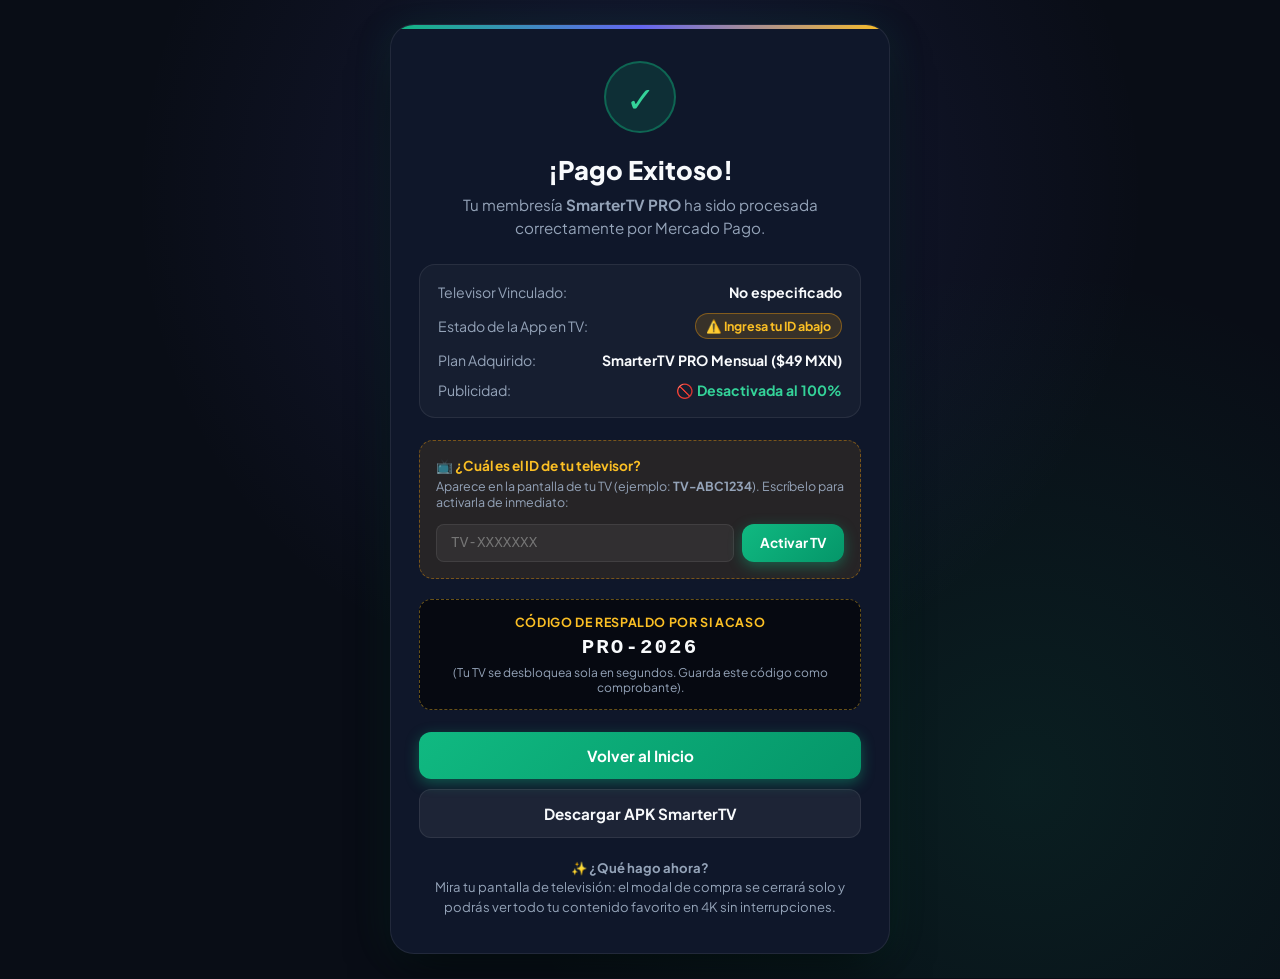
<file: payment-success.html>
<!DOCTYPE html>
<html lang="es">
<head>
  <meta charset="UTF-8">
  <meta name="viewport" content="width=device-width, initial-scale=1.0">
  <title>¡Pago Exitoso! - SmarterTV PRO</title>
  <link rel="preconnect" href="https://fonts.googleapis.com">
  <link rel="preconnect" href="https://fonts.gstatic.com" crossorigin>
  <link href="https://fonts.googleapis.com/css2?family=Plus+Jakarta+Sans:wght@400;500;600;700;800&display=swap" rel="stylesheet">
  <style>
    :root {
      --bg: #090d16;
      --bg-card: #0f172a;
      --border: rgba(255, 255, 255, 0.08);
      --text: #f8fafc;
      --text-muted: #94a3b8;
      --primary: #6366f1;
      --accent-gold: #fbbf24;
      --success: #10b981;
    }

    * {
      box-sizing: border-box;
      margin: 0;
      padding: 0;
      font-family: 'Plus Jakarta Sans', sans-serif;
    }

    body {
      background-color: var(--bg);
      color: var(--text);
      min-height: 100vh;
      display: flex;
      flex-direction: column;
      align-items: center;
      justify-content: center;
      padding: 24px 16px;
      background-image: 
        radial-gradient(circle at 50% 20%, rgba(99, 102, 241, 0.15), transparent 50%),
        radial-gradient(circle at 80% 80%, rgba(16, 185, 129, 0.1), transparent 40%);
    }

    .success-card {
      background: var(--bg-card);
      border: 1px solid var(--border);
      border-radius: 24px;
      padding: 36px 28px;
      max-width: 500px;
      width: 100%;
      text-align: center;
      box-shadow: 0 25px 50px -12px rgba(0, 0, 0, 0.6), 0 0 40px rgba(16, 185, 129, 0.1);
      position: relative;
      overflow: hidden;
    }

    .success-card::before {
      content: "";
      position: absolute;
      top: 0;
      left: 0;
      right: 0;
      height: 4px;
      background: linear-gradient(90deg, #10b981, #6366f1, #fbbf24);
    }

    .badge-icon {
      width: 72px;
      height: 72px;
      background: rgba(16, 185, 129, 0.15);
      border: 2px solid rgba(16, 185, 129, 0.4);
      color: #34d399;
      border-radius: 50%;
      display: inline-flex;
      align-items: center;
      justify-content: center;
      font-size: 2.2rem;
      margin-bottom: 20px;
      animation: pulse 2s infinite ease-in-out;
    }

    @keyframes pulse {
      0% { transform: scale(1); box-shadow: 0 0 0 0 rgba(16, 185, 129, 0.4); }
      70% { transform: scale(1.05); box-shadow: 0 0 0 16px rgba(16, 185, 129, 0); }
      100% { transform: scale(1); box-shadow: 0 0 0 0 rgba(16, 185, 129, 0); }
    }

    h1 {
      font-size: 1.6rem;
      font-weight: 800;
      color: #f8fafc;
      margin-bottom: 8px;
    }

    .subtitle {
      color: var(--text-muted);
      font-size: 0.95rem;
      line-height: 1.5;
      margin-bottom: 24px;
    }

    .info-box {
      background: rgba(255, 255, 255, 0.03);
      border: 1px solid var(--border);
      border-radius: 16px;
      padding: 18px;
      text-align: left;
      margin-bottom: 22px;
      display: flex;
      flex-direction: column;
      gap: 12px;
    }

    .info-row {
      display: flex;
      justify-content: space-between;
      align-items: center;
      font-size: 0.88rem;
    }

    .info-label {
      color: var(--text-muted);
    }

    .info-value {
      font-weight: 700;
      color: #f8fafc;
    }

    .highlight-pill {
      background: rgba(16, 185, 129, 0.15);
      color: #34d399;
      border: 1px solid rgba(16, 185, 129, 0.3);
      padding: 4px 10px;
      border-radius: 9999px;
      font-size: 0.78rem;
      font-weight: 700;
      display: inline-flex;
      align-items: center;
      gap: 5px;
    }

    .code-box {
      background: #060911;
      border: 1px dashed rgba(251, 191, 36, 0.4);
      border-radius: 12px;
      padding: 14px;
      margin-bottom: 22px;
    }

    .code-label {
      font-size: 0.78rem;
      color: #fbbf24;
      font-weight: 700;
      text-transform: uppercase;
      letter-spacing: 0.05em;
      margin-bottom: 6px;
    }

    .code-text {
      font-family: monospace;
      font-size: 1.3rem;
      font-weight: 800;
      color: #f8fafc;
      letter-spacing: 0.1em;
    }

    .btn {
      display: inline-flex;
      align-items: center;
      justify-content: center;
      gap: 8px;
      padding: 14px 24px;
      border-radius: 12px;
      font-weight: 700;
      font-size: 0.95rem;
      cursor: pointer;
      text-decoration: none;
      transition: all 0.2s ease;
      width: 100%;
      border: none;
    }

    .btn-primary {
      background: linear-gradient(135deg, #10b981, #059669);
      color: white;
      box-shadow: 0 4px 14px rgba(16, 185, 129, 0.4);
    }

    .btn-primary:hover {
      opacity: 0.95;
      transform: translateY(-1px);
    }

    .btn-secondary {
      background: rgba(255, 255, 255, 0.06);
      color: var(--text);
      border: 1px solid var(--border);
      margin-top: 10px;
    }

    .btn-secondary:hover {
      background: rgba(255, 255, 255, 0.1);
    }

    .instructions {
      font-size: 0.82rem;
      color: var(--text-muted);
      line-height: 1.5;
      margin-top: 20px;
    }

    .manual-device-form {
      margin-top: 14px;
      display: flex;
      gap: 8px;
    }

    .form-input {
      flex: 1;
      background: rgba(255, 255, 255, 0.05);
      border: 1px solid var(--border);
      border-radius: 8px;
      padding: 10px 14px;
      color: white;
      font-size: 0.9rem;
      font-family: monospace;
      text-transform: uppercase;
    }

    .form-input:focus {
      outline: none;
      border-color: #6366f1;
    }
  </style>
</head>
<body>

  <div class="success-card">
    <div class="badge-icon">✓</div>
    <h1>¡Pago Exitoso!</h1>
    <p class="subtitle" id="statusSubtitle">
      Tu membresía <strong>SmarterTV PRO</strong> ha sido procesada correctamente por Mercado Pago.
    </p>

    <!-- Estado de Sincronización con el Televisor -->
    <div class="info-box">
      <div class="info-row">
        <span class="info-label">Televisor Vinculado:</span>
        <span class="info-value" id="displayDeviceId">Detectando...</span>
      </div>
      <div class="info-row">
        <span class="info-label">Estado de la App en TV:</span>
        <span class="highlight-pill" id="syncStatusBadge">
          <span style="font-size: 0.7rem;">●</span> Activando automáticamente...
        </span>
      </div>
      <div class="info-row">
        <span class="info-label">Plan Adquirido:</span>
        <span class="info-value" id="displayPlan">SmarterTV PRO</span>
      </div>
      <div class="info-row">
        <span class="info-label">Publicidad:</span>
        <span class="info-value" style="color: #34d399;">🚫 Desactivada al 100%</span>
      </div>
    </div>

    <!-- Si no se detectó ID de dispositivo, mostrar campo para ingresarlo -->
    <div id="missingDeviceBox" style="display: none; background: rgba(245, 158, 11, 0.1); border: 1px dashed rgba(245, 158, 11, 0.4); border-radius: 14px; padding: 16px; margin-bottom: 20px; text-align: left;">
      <div style="font-size: 0.85rem; color: #fbbf24; font-weight: 700; margin-bottom: 4px;">
        📺 ¿Cuál es el ID de tu televisor?
      </div>
      <div style="font-size: 0.78rem; color: var(--text-muted); margin-bottom: 10px;">
        Aparece en la pantalla de tu TV (ejemplo: <strong>TV-ABC1234</strong>). Escríbelo para activarla de inmediato:
      </div>
      <form onsubmit="handleManualDeviceActivation(event)" class="manual-device-form">
        <input type="text" id="manualDeviceInput" class="form-input" placeholder="TV-XXXXXXX" required>
        <button type="submit" class="btn btn-primary" style="width: auto; padding: 10px 18px; font-size: 0.85rem;">Activar TV</button>
      </form>
    </div>

    <!-- Código de Respaldo -->
    <div class="code-box">
      <div class="code-label">Código de Respaldo por si acaso</div>
      <div class="code-text" id="displayBackupCode">PRO-2026</div>
      <div style="font-size: 0.75rem; color: var(--text-muted); margin-top: 6px;">
        (Tu TV se desbloquea sola en segundos. Guarda este código como comprobante).
      </div>
    </div>

    <a href="/" class="btn btn-primary">
      Volver al Inicio
    </a>
    <a href="/download/smartertv.apk" class="btn btn-secondary">
      Descargar APK SmarterTV
    </a>

    <p class="instructions">
      ✨ <strong>¿Qué hago ahora?</strong><br>
      Mira tu pantalla de televisión: el modal de compra se cerrará solo y podrás ver todo tu contenido favorito en 4K sin interrupciones.
    </p>
  </div>

  <script>
    const params = new URLSearchParams(window.location.search);
    
    // Extraer dispositivo desde Mercado Pago (external_reference) o parámetro directo
    let deviceId = (params.get("external_reference") || params.get("device") || params.get("id") || "").trim().toUpperCase();
    if (!deviceId) {
      deviceId = (sessionStorage.getItem("smartertv_device") || localStorage.getItem("smartertv_device_id") || "").trim().toUpperCase();
    }

    const paymentId = params.get("collection_id") || params.get("payment_id") || "MP-" + Date.now();
    const status = params.get("collection_status") || params.get("status") || "approved";
    const plan = params.get("plan") || (window.location.hash.includes("permanente") ? "permanente" : "mensual");

    const displayDevice = document.getElementById("displayDeviceId");
    const displayPlan = document.getElementById("displayPlan");
    const syncStatus = document.getElementById("syncStatusBadge");
    const backupCodeEl = document.getElementById("displayBackupCode");
    const missingDeviceBox = document.getElementById("missingDeviceBox");

    if (plan.includes("perma") || plan === "vitalicio") {
      displayPlan.textContent = "SmarterTV PRO Permanente (Vitalicio)";
    } else {
      displayPlan.textContent = "SmarterTV PRO Mensual ($49 MXN)";
    }

    if (deviceId) {
      displayDevice.textContent = deviceId;
      const cleanCode = deviceId.replace(/^TV-/, "");
      backupCodeEl.textContent = "PRO-" + (cleanCode || "2026");
      activateTvLicense(deviceId, plan, paymentId, status);
    } else {
      displayDevice.textContent = "No especificado";
      syncStatus.className = "highlight-pill";
      syncStatus.style.background = "rgba(245, 158, 11, 0.15)";
      syncStatus.style.borderColor = "rgba(245, 158, 11, 0.4)";
      syncStatus.style.color = "#fbbf24";
      syncStatus.innerHTML = "⚠️ Ingresa tu ID abajo";
      missingDeviceBox.style.display = "block";
    }

    async function activateTvLicense(device, chosenPlan, payId, payStatus) {
      try {
        const response = await fetch(`/api/activate-license?device=${encodeURIComponent(device)}&plan=${encodeURIComponent(chosenPlan)}&payment_id=${encodeURIComponent(payId)}&status=${encodeURIComponent(payStatus)}`);
        if (response.ok) {
          syncStatus.className = "highlight-pill";
          syncStatus.style.background = "rgba(16, 185, 129, 0.2)";
          syncStatus.style.borderColor = "rgba(16, 185, 129, 0.5)";
          syncStatus.style.color = "#34d399";
          syncStatus.innerHTML = "✓ ¡Televisor Activado Exitosamente!";
        } else {
          syncStatus.innerHTML = "✓ Licencia Aprobada (En cola de TV)";
        }
      } catch (e) {
        console.warn("Fallback offline:", e);
        syncStatus.innerHTML = "✓ Licencia Aprobada (Sincronizando...)";
      }
    }

    function handleManualDeviceActivation(e) {
      e.preventDefault();
      const input = document.getElementById("manualDeviceInput");
      const val = (input.value || "").trim().toUpperCase();
      if (!val) return;

      deviceId = val.startsWith("TV-") ? val : "TV-" + val;
      displayDevice.textContent = deviceId;
      backupCodeEl.textContent = "PRO-" + deviceId.replace(/^TV-/, "");
      missingDeviceBox.style.display = "none";

      syncStatus.className = "highlight-pill";
      syncStatus.innerHTML = "● Activando TV...";
      activateTvLicense(deviceId, plan, paymentId, status);
    }
  </script>
</body>
</html>
</file>
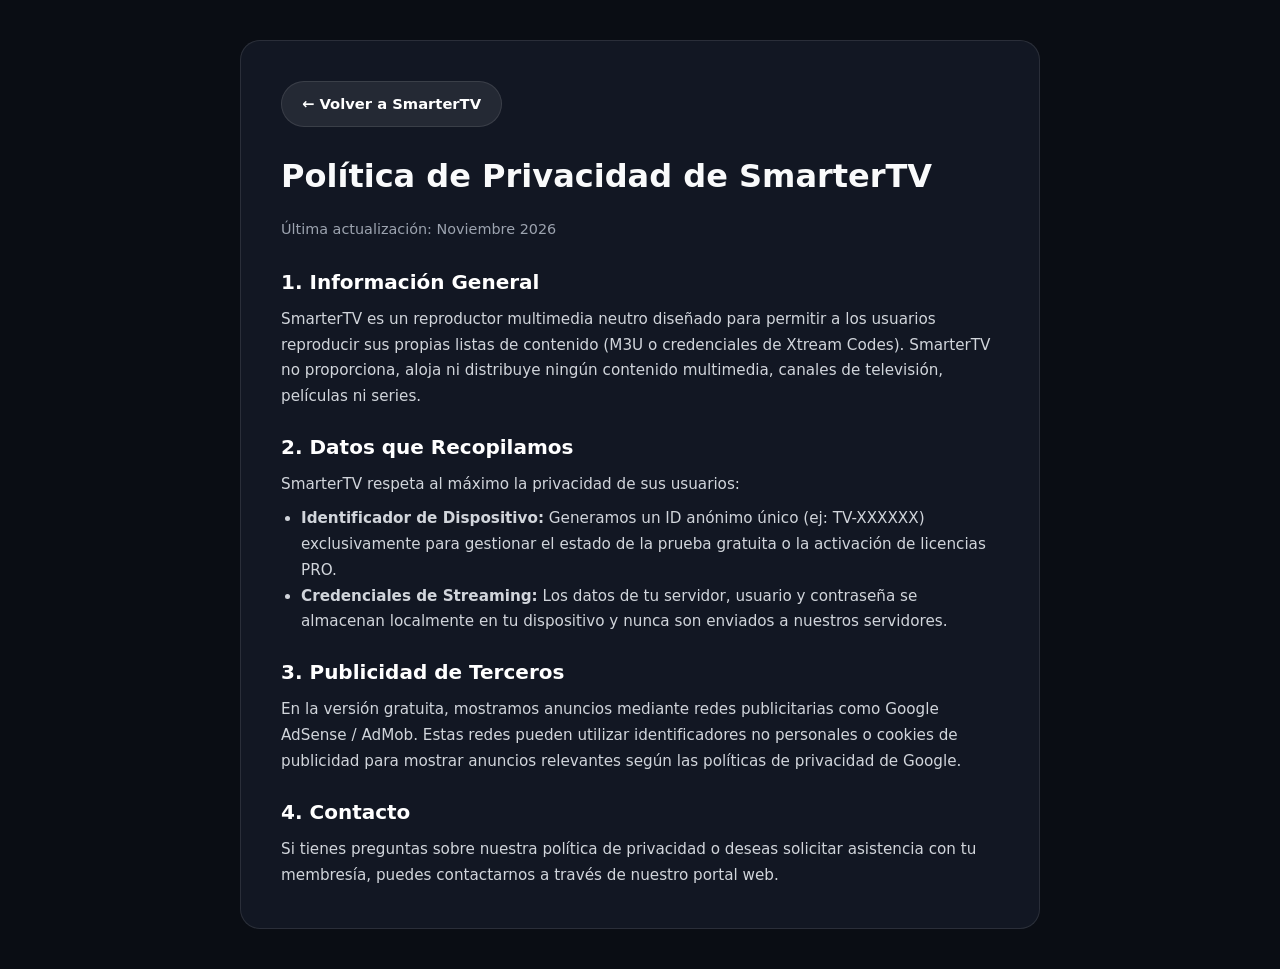
<file: privacy.html>
<!DOCTYPE html>
<html lang="es">
<head>
  <meta charset="UTF-8">
  <meta name="viewport" content="width=device-width, initial-scale=1.0">
  <title>Política de Privacidad - SmarterTV</title>
  <link rel="stylesheet" href="css/web.css">
</head>
<body style="padding: 40px 20px;">
  <div style="max-width: 800px; margin: 0 auto; background: var(--bg-card); padding: 40px; border-radius: 20px; border: 1px solid var(--border);">
    <a href="index.html" class="btn btn-secondary" style="margin-bottom: 24px;">← Volver a SmarterTV</a>
    <h1 style="font-size: 2rem; margin-bottom: 16px;">Política de Privacidad de SmarterTV</h1>
    <p style="color: var(--text-muted); font-size: 0.9rem; margin-bottom: 24px;">Última actualización: Noviembre 2026</p>

    <div style="display: flex; flex-direction: column; gap: 20px; font-size: 0.95rem; color: #d1d5db; line-height: 1.7;">
      <section>
        <h2 style="color: #ffffff; font-size: 1.25rem; margin-bottom: 8px;">1. Información General</h2>
        <p>SmarterTV es un reproductor multimedia neutro diseñado para permitir a los usuarios reproducir sus propias listas de contenido (M3U o credenciales de Xtream Codes). SmarterTV no proporciona, aloja ni distribuye ningún contenido multimedia, canales de televisión, películas ni series.</p>
      </section>

      <section>
        <h2 style="color: #ffffff; font-size: 1.25rem; margin-bottom: 8px;">2. Datos que Recopilamos</h2>
        <p>SmarterTV respeta al máximo la privacidad de sus usuarios:</p>
        <ul style="margin-left: 20px; margin-top: 8px;">
          <li><strong>Identificador de Dispositivo:</strong> Generamos un ID anónimo único (ej: TV-XXXXXX) exclusivamente para gestionar el estado de la prueba gratuita o la activación de licencias PRO.</li>
          <li><strong>Credenciales de Streaming:</strong> Los datos de tu servidor, usuario y contraseña se almacenan localmente en tu dispositivo y nunca son enviados a nuestros servidores.</li>
        </ul>
      </section>

      <section>
        <h2 style="color: #ffffff; font-size: 1.25rem; margin-bottom: 8px;">3. Publicidad de Terceros</h2>
        <p>En la versión gratuita, mostramos anuncios mediante redes publicitarias como Google AdSense / AdMob. Estas redes pueden utilizar identificadores no personales o cookies de publicidad para mostrar anuncios relevantes según las políticas de privacidad de Google.</p>
      </section>

      <section>
        <h2 style="color: #ffffff; font-size: 1.25rem; margin-bottom: 8px;">4. Contacto</h2>
        <p>Si tienes preguntas sobre nuestra política de privacidad o deseas solicitar asistencia con tu membresía, puedes contactarnos a través de nuestro portal web.</p>
      </section>
    </div>
  </div>
</body>
</html>
</file>
<file: css/web.css>
/* ==========================================================================
   SmarterTV - Web Portal & Admin Panel Styles
   ========================================================================== */

:root {
  --bg-dark: #0a0d14;
  --bg-card: rgba(22, 27, 41, 0.75);
  --bg-surface: #141926;
  --bg-input: #1b2234;
  --primary: #6366f1;
  --primary-hover: #4f46e5;
  --primary-glow: rgba(99, 102, 241, 0.35);
  --accent-gold: #f59e0b;
  --accent-green: #10b981;
  --accent-red: #ef4444;
  --text-main: #f9fafb;
  --text-muted: #9ca3af;
  --border: rgba(255, 255, 255, 0.1);
  --radius-pill: 9999px;
  --radius-card: 16px;
  --font-family: system-ui, -apple-system, BlinkMacSystemFont, "Segoe UI", Roboto, sans-serif;
}

* {
  box-sizing: border-box;
  margin: 0;
  padding: 0;
}

body {
  font-family: var(--font-family);
  background: var(--bg-dark);
  color: var(--text-main);
  line-height: 1.6;
  overflow-x: hidden;
}

/* ================= Navbar ================= */
.navbar {
  position: sticky;
  top: 0;
  z-index: 100;
  background: rgba(10, 13, 20, 0.88);
  backdrop-filter: blur(14px);
  border-bottom: 1px solid var(--border);
  padding: 16px 32px;
  display: flex;
  align-items: center;
  justify-content: space-between;
}

.nav-brand {
  display: flex;
  align-items: center;
  gap: 12px;
  text-decoration: none;
  color: #ffffff;
  font-size: 1.35rem;
  font-weight: 800;
}

.nav-brand span {
  color: var(--primary);
}

.nav-links {
  display: flex;
  align-items: center;
  gap: 24px;
}

.nav-link {
  color: var(--text-muted);
  text-decoration: none;
  font-size: 0.92rem;
  font-weight: 500;
  transition: color 0.2s;
}

.nav-link:hover,
.nav-link.active {
  color: #ffffff;
}

/* ================= Buttons ================= */
.btn {
  padding: 10px 20px;
  border-radius: var(--radius-pill);
  font-size: 0.92rem;
  font-weight: 600;
  text-decoration: none;
  display: inline-flex;
  align-items: center;
  justify-content: center;
  gap: 8px;
  cursor: pointer;
  border: none;
  transition: all 0.2s cubic-bezier(0.4, 0, 0.2, 1);
}

.btn-primary {
  background: var(--primary);
  color: #ffffff;
  box-shadow: 0 4px 14px var(--primary-glow);
}

.btn-primary:hover {
  background: var(--primary-hover);
  transform: translateY(-2px);
  box-shadow: 0 8px 24px var(--primary-glow);
}

.btn-gold {
  background: linear-gradient(135deg, #f59e0b, #d97706);
  color: #ffffff;
  box-shadow: 0 4px 14px rgba(245, 158, 11, 0.35);
}

.btn-gold:hover {
  transform: translateY(-2px);
  box-shadow: 0 8px 24px rgba(245, 158, 11, 0.5);
}

.btn-secondary {
  background: rgba(255, 255, 255, 0.08);
  color: #ffffff;
  border: 1px solid var(--border);
}

.btn-secondary:hover {
  background: rgba(255, 255, 255, 0.14);
}

/* ================= Hero Section ================= */
.hero {
  padding: 80px 24px 60px;
  max-width: 1100px;
  margin: 0 auto;
  text-align: center;
  display: flex;
  flex-direction: column;
  align-items: center;
  gap: 20px;
}

.hero-pill {
  display: inline-flex;
  align-items: center;
  gap: 8px;
  padding: 6px 16px;
  background: rgba(99, 102, 241, 0.15);
  border: 1px solid rgba(99, 102, 241, 0.3);
  border-radius: var(--radius-pill);
  color: #818cf8;
  font-size: 0.85rem;
  font-weight: 600;
}

.hero-title {
  font-size: clamp(2.4rem, 5vw, 3.6rem);
  font-weight: 900;
  line-height: 1.15;
  letter-spacing: -1px;
}

.hero-title span {
  background: linear-gradient(135deg, #818cf8, #c084fc);
  -webkit-background-clip: text;
  -webkit-text-fill-color: transparent;
}

.hero-desc {
  font-size: 1.15rem;
  color: var(--text-muted);
  max-width: 680px;
}

.hero-actions {
  display: flex;
  flex-wrap: wrap;
  gap: 16px;
  justify-content: center;
  margin-top: 10px;
}

.downloader-box {
  background: rgba(255, 255, 255, 0.04);
  border: 1px dashed rgba(255, 255, 255, 0.2);
  border-radius: var(--radius-card);
  padding: 16px 24px;
  display: flex;
  align-items: center;
  gap: 14px;
  margin-top: 12px;
}

.downloader-code {
  font-family: monospace;
  font-size: 1.25rem;
  font-weight: 800;
  color: #fbbf24;
  background: rgba(0, 0, 0, 0.4);
  padding: 4px 12px;
  border-radius: 8px;
}

/* ================= Features Grid ================= */
.section {
  padding: 60px 24px;
  max-width: 1100px;
  margin: 0 auto;
}

.section-header {
  text-align: center;
  margin-bottom: 40px;
}

.section-title {
  font-size: 2rem;
  font-weight: 800;
  margin-bottom: 8px;
}

.features-grid {
  display: grid;
  grid-template-columns: repeat(auto-fit, minmax(300px, 1fr));
  gap: 24px;
}

.feature-card {
  background: var(--bg-card);
  border: 1px solid var(--border);
  border-radius: var(--radius-card);
  padding: 28px;
  display: flex;
  flex-direction: column;
  gap: 12px;
  transition: transform 0.2s, border-color 0.2s;
}

.feature-card:hover {
  transform: translateY(-4px);
  border-color: rgba(99, 102, 241, 0.4);
}

.feature-icon {
  width: 48px;
  height: 48px;
  border-radius: 12px;
  background: rgba(99, 102, 241, 0.2);
  color: #818cf8;
  display: flex;
  align-items: center;
  justify-content: center;
  font-size: 1.5rem;
}

/* ================= Pricing Cards ================= */
.pricing-grid {
  display: grid;
  grid-template-columns: repeat(auto-fit, minmax(280px, 1fr));
  gap: 24px;
  max-width: 800px;
  margin: 0 auto;
}

.price-card {
  background: var(--bg-card);
  border: 1px solid var(--border);
  border-radius: 20px;
  padding: 36px 30px;
  display: flex;
  flex-direction: column;
  gap: 20px;
  position: relative;
}

.price-card.featured {
  border-color: var(--accent-gold);
  box-shadow: 0 12px 40px rgba(245, 158, 11, 0.15);
}

.price-tag {
  font-size: 2.4rem;
  font-weight: 900;
  color: #ffffff;
}

.price-tag span {
  font-size: 0.95rem;
  color: var(--text-muted);
  font-weight: 500;
}

.feature-list {
  list-style: none;
  display: flex;
  flex-direction: column;
  gap: 10px;
  font-size: 0.92rem;
  color: #d1d5db;
}

.feature-list li {
  display: flex;
  align-items: center;
  gap: 10px;
}

/* ================= Admin Panel Styles ================= */
.admin-container {
  max-width: 1200px;
  margin: 40px auto;
  padding: 0 24px;
}

.stats-grid {
  display: grid;
  grid-template-columns: repeat(auto-fit, minmax(240px, 1fr));
  gap: 20px;
  margin-bottom: 32px;
}

.stat-card {
  background: var(--bg-card);
  border: 1px solid var(--border);
  border-radius: var(--radius-card);
  padding: 24px;
  display: flex;
  flex-direction: column;
  gap: 6px;
}

.stat-label {
  font-size: 0.82rem;
  text-transform: uppercase;
  color: var(--text-muted);
  font-weight: 600;
  letter-spacing: 0.5px;
}

.stat-value {
  font-size: 2rem;
  font-weight: 800;
  color: #ffffff;
}

.stat-sub {
  font-size: 0.78rem;
  color: var(--accent-green);
  display: flex;
  align-items: center;
  gap: 4px;
}

.table-card {
  background: var(--bg-card);
  border: 1px solid var(--border);
  border-radius: var(--radius-card);
  overflow: hidden;
}

.table-header {
  padding: 20px 24px;
  border-bottom: 1px solid var(--border);
  display: flex;
  align-items: center;
  justify-content: space-between;
}

.data-table {
  width: 100%;
  border-collapse: collapse;
  text-align: left;
  font-size: 0.9rem;
}

.data-table th {
  padding: 14px 24px;
  background: rgba(255, 255, 255, 0.02);
  color: var(--text-muted);
  font-weight: 600;
  border-bottom: 1px solid var(--border);
}

.data-table td {
  padding: 16px 24px;
  border-bottom: 1px solid var(--border);
  color: #e5e7eb;
}

.badge {
  padding: 4px 10px;
  border-radius: var(--radius-pill);
  font-size: 0.75rem;
  font-weight: 600;
  display: inline-block;
}

.badge-active {
  background: rgba(16, 185, 129, 0.15);
  color: #34d399;
}

.badge-trial {
  background: rgba(245, 158, 11, 0.15);
  color: #fbbf24;
}

.badge-expired {
  background: rgba(239, 68, 68, 0.15);
  color: #f87171;
}

/* Footer */
.footer {
  border-top: 1px solid var(--border);
  padding: 40px 24px;
  text-align: center;
  color: var(--text-muted);
  font-size: 0.88rem;
  margin-top: 60px;
}

/* ================= Right Ad Sidebar Layout ================= */
.web-layout {
  max-width: 1400px;
  margin: 0 auto;
  display: flex;
  gap: 36px;
  padding: 0 24px;
}

.web-main-column {
  flex: 1;
  min-width: 0;
}

.web-ad-sidebar {
  width: 320px;
  flex-shrink: 0;
  padding-top: 60px;
}

.ad-sticky-container {
  position: sticky;
  top: 96px;
  display: flex;
  flex-direction: column;
  gap: 20px;
}

.ad-header-label {
  font-size: 0.72rem;
  letter-spacing: 1.2px;
  font-weight: 700;
  color: var(--text-muted);
  text-align: center;
  border-bottom: 1px solid var(--border);
  padding-bottom: 8px;
}

.adsense-slot-wrapper {
  background: var(--bg-card);
  border: 1px solid var(--border);
  border-radius: var(--radius-card);
  padding: 16px;
  min-height: 280px;
  display: flex;
  flex-direction: column;
  align-items: center;
  justify-content: center;
  text-align: center;
  position: relative;
  overflow: hidden;
}

.ad-placeholder-frame {
  display: flex;
  flex-direction: column;
  align-items: center;
  justify-content: center;
  padding: 24px 16px;
}

.ad-sponsor-box {
  background: rgba(245, 158, 11, 0.05);
  border: 1px solid rgba(245, 158, 11, 0.2);
  border-radius: var(--radius-card);
  padding: 18px;
  text-align: left;
}

/* ================= Form Controls ================= */
.form-group {
  display: flex;
  flex-direction: column;
  gap: 8px;
  width: 100%;
  margin-bottom: 18px;
  text-align: left;
}

.form-label {
  display: block;
  font-size: 0.88rem;
  font-weight: 600;
  color: #f3f4f6;
  margin-bottom: 2px;
}

.form-input {
  width: 100%;
  padding: 12px 16px;
  border-radius: 10px;
  border: 1px solid var(--border);
  background: var(--bg-surface);
  color: #ffffff;
  font-size: 0.95rem;
  box-sizing: border-box;
  transition: all 0.2s ease;
  font-family: inherit;
  display: block;
}

.form-input:focus {
  border-color: #818cf8;
  outline: none;
  box-shadow: 0 0 14px rgba(99, 102, 241, 0.35);
  background: #181f30;
}

.form-help {
  font-size: 0.78rem;
  color: var(--text-muted);
  line-height: 1.4;
  margin-top: 4px;
  display: block;
}

@media (max-width: 920px) {
  .web-layout {
    flex-direction: column;
    padding: 0 16px;
  }
  .web-ad-sidebar {
    width: 100%;
    max-width: 580px;
    margin: 0 auto;
    padding-top: 20px;
    padding-bottom: 30px;
  }
  .ad-sticky-container {
    position: static;
  }
}

@media (max-width: 768px) {
  .navbar {
    padding: 12px 16px;
  }
  .nav-links a.nav-link {
    display: none;
  }
  .hero-title {
    font-size: 2.1rem;
    line-height: 1.2;
  }
  .hero-subtitle {
    font-size: 0.95rem;
  }
  .hero-actions {
    flex-direction: column;
    align-items: stretch;
  }
  .hero-actions .btn {
    width: 100%;
    justify-content: center;
  }
  .features-grid {
    grid-template-columns: 1fr !important;
  }
  .pricing-grid {
    grid-template-columns: 1fr !important;
  }
  .steps-container {
    grid-template-columns: 1fr !important;
  }
}

/* ================= Modal Global Overlay ================= */
.modal-overlay {
  position: fixed !important;
  inset: 0 !important;
  top: 0 !important;
  left: 0 !important;
  right: 0 !important;
  bottom: 0 !important;
  width: 100vw !important;
  height: 100vh !important;
  background: rgba(8, 10, 18, 0.88) !important;
  backdrop-filter: blur(12px) !important;
  -webkit-backdrop-filter: blur(12px) !important;
  display: flex !important;
  align-items: center !important;
  justify-content: center !important;
  z-index: 10000 !important;
  padding: 20px !important;
  box-sizing: border-box !important;
}

.modal-box {
  background: #141926 !important;
  border: 1px solid rgba(255, 255, 255, 0.15) !important;
  border-radius: 20px !important;
  padding: 28px 24px !important;
  max-width: 520px !important;
  width: 100% !important;
  box-shadow: 0 25px 60px -15px rgba(0, 0, 0, 0.9), 0 0 35px rgba(99, 102, 241, 0.25) !important;
  position: relative !important;
  box-sizing: border-box !important;
  max-height: 90vh !important;
  overflow-y: auto !important;
}
</file>
<file: android/assets/css/style.css>
/* ==========================================================================
   SmarterTV - Modern IPTV & OTT Streaming Interface
   Optimized for Android Mobile, Tablet & Google TV / Android TV
   ========================================================================== */

:root {
  --bg-main: #0c0f17;
  --bg-card: rgba(26, 31, 46, 0.75);
  --bg-surface: #141824;
  --bg-input: #1b2132;
  --primary: #6366f1;
  --primary-hover: #4f46e5;
  --primary-glow: rgba(99, 102, 241, 0.35);
  --accent-gold: #f59e0b;
  --accent-red: #ef4444;
  --accent-green: #10b981;
  --text-main: #f3f4f6;
  --text-muted: #9ca3af;
  --border: rgba(255, 255, 255, 0.1);
  --border-focus: #818cf8;
  
  /* Pill / Chip Styling (Matching User Reference Image) */
  --pill-bg: #2d3345;
  --pill-text: #e5e7eb;
  --pill-active-bg: #4f566b;
  --pill-active-text: #ffffff;
  --pill-hover-bg: #3d455c;
  
  --radius-pill: 9999px;
  --radius-card: 14px;
  --font-family: system-ui, -apple-system, BlinkMacSystemFont, "Segoe UI", Roboto, sans-serif;

  /* Split-screen Ad Sidebar width variable */
  --ad-sidebar-width: 0px;
}

body.ads-sidebar-active {
  --ad-sidebar-width: 280px;
}

@media (max-width: 960px) {
  body.ads-sidebar-active {
    --ad-sidebar-width: 220px;
  }
}

* {
  box-sizing: border-box;
  margin: 0;
  padding: 0;
  user-select: none;
  -webkit-user-select: none;
  -webkit-tap-highlight-color: transparent;
}

body {
  font-family: var(--font-family);
  background-color: var(--bg-main);
  color: var(--text-main);
  height: 100vh;
  width: 100vw;
  overflow: hidden;
  display: flex;
  flex-direction: column;
}

/* ================= TV Remote D-Pad Focus Ring ================= */
:focus-visible,
.focused {
  outline: 3px solid var(--border-focus) !important;
  outline-offset: 3px !important;
  box-shadow: 0 0 16px var(--primary-glow) !important;
  transform: scale(1.02);
  transition: transform 0.15s ease, outline 0.15s ease;
}

/* Smooth layout resizing: The main content physically shrinks so ads never overlap */
.app-main-layout {
  flex: 1;
  display: flex;
  flex-direction: column;
  height: 100vh;
  width: 100vw;
  overflow: hidden;
  transition: width 0.35s ease, margin-right 0.35s ease;
}

body.ads-sidebar-active .app-main-layout {
  width: calc(100vw - var(--ad-sidebar-width)) !important;
  max-width: calc(100vw - var(--ad-sidebar-width)) !important;
  margin-right: var(--ad-sidebar-width) !important;
}

body.ads-sidebar-active.player-active .player-container {
  position: fixed !important;
  top: 0 !important;
  left: 0 !important;
  bottom: 0 !important;
  right: var(--ad-sidebar-width) !important;
  width: calc(100vw - var(--ad-sidebar-width)) !important;
  max-width: calc(100vw - var(--ad-sidebar-width)) !important;
  height: 100vh !important;
  margin: 0 !important;
}

/* When player is open, completely hide catalog to ensure no bleed-through */
body.player-active .app-main-layout {
  display: none !important;
}

body.player-active {
  overflow: hidden !important;
  background: #000000 !important;
}

/* PRO Status overrides: 100% full screen cinematic viewing, zero ads, zero sidebar */
body.user-is-pro .ad-sidebar,
body.user-is-pro.ads-sidebar-active .ad-sidebar {
  display: none !important;
  width: 0 !important;
  opacity: 0 !important;
  pointer-events: none !important;
}

body.user-is-pro.player-active .player-container,
body.user-is-pro.ads-sidebar-active.player-active .player-container {
  position: fixed !important;
  inset: 0 !important;
  top: 0 !important;
  left: 0 !important;
  right: 0 !important;
  bottom: 0 !important;
  width: 100vw !important;
  max-width: 100vw !important;
  height: 100vh !important;
  margin: 0 !important;
}

/* ================= Header Bar ================= */
.app-header {
  height: 64px;
  padding: 0 24px;
  display: flex;
  align-items: center;
  justify-content: space-between;
  background: rgba(12, 15, 23, 0.95);
  backdrop-filter: blur(12px);
  border-bottom: 1px solid var(--border);
  z-index: 100;
}

.brand {
  display: flex;
  align-items: center;
  gap: 12px;
}

.brand-icon {
  width: 38px;
  height: 38px;
  background: linear-gradient(135deg, #6366f1, #a855f7);
  border-radius: 10px;
  display: flex;
  align-items: center;
  justify-content: center;
  font-size: 1.25rem;
  box-shadow: 0 4px 14px var(--primary-glow);
}

.brand-title {
  font-size: 1.35rem;
  font-weight: 700;
  letter-spacing: -0.5px;
}

.brand-title span {
  color: var(--primary);
}

.app-version-tag {
  font-size: 0.68rem;
  font-weight: 700;
  background: rgba(99, 102, 241, 0.18);
  border: 1px solid rgba(99, 102, 241, 0.45);
  color: #a5b4fc;
  padding: 2px 8px;
  border-radius: 9999px;
  letter-spacing: 0.5px;
  white-space: nowrap;
}

.header-actions {
  display: flex;
  align-items: center;
  gap: 14px;
}

/* Status Badge in Header */
.trial-badge {
  display: inline-flex;
  align-items: center;
  gap: 6px;
  background: rgba(245, 158, 11, 0.15);
  color: #fbbf24;
  border: 1px solid rgba(245, 158, 11, 0.35);
  padding: 6px 14px;
  border-radius: var(--radius-pill);
  font-size: 0.85rem;
  font-weight: 600;
  cursor: pointer;
}

.trial-badge.is-pro {
  background: rgba(16, 185, 129, 0.18);
  color: #34d399;
  border-color: rgba(16, 185, 129, 0.4);
}

.pulse-dot {
  width: 8px;
  height: 8px;
  border-radius: 50%;
  background: currentColor;
  animation: pulse 1.8s infinite;
}

@keyframes pulse {
  0% { transform: scale(0.9); opacity: 0.7; }
  50% { transform: scale(1.3); opacity: 1; }
  100% { transform: scale(0.9); opacity: 0.7; }
}

/* ================= Pill / Chip Navigation Bar =================
   Exact design requested by user from reference image */
.pill-bar-container {
  padding: 14px 24px;
  background: rgba(15, 19, 30, 0.85);
  display: flex;
  align-items: center;
  gap: 12px;
  overflow-x: auto;
  scrollbar-width: none;
  border-bottom: 1px solid var(--border);
}

.pill-bar-container::-webkit-scrollbar {
  display: none;
}

.pill-group {
  display: flex;
  align-items: center;
  gap: 8px;
  background: rgba(255, 255, 255, 0.05);
  padding: 4px;
  border-radius: var(--radius-pill);
  border: 1px solid var(--border);
}

.pill-chip {
  padding: 8px 18px;
  border-radius: var(--radius-pill);
  border: none;
  background: var(--pill-bg);
  color: var(--pill-text);
  font-size: 0.92rem;
  font-weight: 500;
  cursor: pointer;
  white-space: nowrap;
  display: inline-flex;
  align-items: center;
  gap: 6px;
  transition: all 0.18s cubic-bezier(0.4, 0, 0.2, 1);
}

.pill-chip:hover {
  background: var(--pill-hover-bg);
  color: #ffffff;
}

.pill-chip.active {
  background: var(--pill-active-bg);
  color: var(--pill-active-text);
  font-weight: 600;
  box-shadow: 0 2px 8px rgba(0, 0, 0, 0.35);
}

/* Category sub-pills with smooth horizontal scrolling */
.category-pills {
  padding: 8px 20px;
  display: flex;
  gap: 8px;
  overflow-x: auto;
  overflow-y: hidden;
  white-space: nowrap;
  touch-action: pan-x;
  -webkit-overflow-scrolling: touch;
  scroll-behavior: smooth;
  scrollbar-width: none;
  flex-shrink: 0;
}

.category-pills::-webkit-scrollbar {
  display: none;
}

.sub-pill {
  padding: 6px 14px;
  border-radius: var(--radius-pill);
  border: 1px solid var(--border);
  background: rgba(255, 255, 255, 0.04);
  color: var(--text-muted);
  font-size: 0.82rem;
  cursor: pointer;
  white-space: nowrap;
  transition: all 0.15s ease;
}

.sub-pill:hover,
.sub-pill.active {
  background: rgba(99, 102, 241, 0.2);
  color: #ffffff;
  border-color: var(--primary);
}

/* ================= Main Content Area ================= */
.main-viewport {
  flex: 1;
  position: relative;
  overflow-y: auto;
  padding: 16px 24px;
}

/* Grid of Channel / VOD Cards */
.media-grid {
  display: grid;
  grid-template-columns: repeat(auto-fill, minmax(180px, 1fr));
  gap: 16px;
  padding-bottom: 40px;
}

.media-card {
  background: var(--bg-card);
  border: 1px solid var(--border);
  border-radius: var(--radius-card);
  overflow: hidden;
  cursor: pointer;
  display: flex;
  flex-direction: column;
  transition: transform 0.2s cubic-bezier(0.4, 0, 0.2, 1), box-shadow 0.2s;
  position: relative;
}

.media-card:hover {
  transform: translateY(-4px);
  box-shadow: 0 8px 24px rgba(0, 0, 0, 0.45);
  border-color: rgba(255, 255, 255, 0.25);
}

.card-poster-wrapper {
  width: 100%;
  aspect-ratio: 16 / 9;
  background: #1a1f2c;
  display: flex;
  align-items: center;
  justify-content: center;
  position: relative;
  overflow: hidden;
}

.media-card.portrait .card-poster-wrapper {
  aspect-ratio: 2 / 3;
}

.card-poster {
  width: 100%;
  height: 100%;
  object-fit: cover;
}

.card-badge {
  position: absolute;
  top: 8px;
  left: 8px;
  background: rgba(0, 0, 0, 0.7);
  padding: 3px 8px;
  border-radius: 6px;
  font-size: 0.72rem;
  font-weight: 600;
  backdrop-filter: blur(4px);
}

.card-content {
  padding: 10px 12px;
  display: flex;
  flex-direction: column;
  gap: 4px;
}

.card-title {
  font-size: 0.88rem;
  font-weight: 600;
  white-space: nowrap;
  overflow: hidden;
  text-overflow: ellipsis;
}

.card-category {
  font-size: 0.75rem;
  color: var(--text-muted);
}

/* ================= Video Player Layer ================= */
.player-container {
  position: fixed !important;
  inset: 0 !important;
  top: 0 !important;
  left: 0 !important;
  right: 0 !important;
  bottom: 0 !important;
  width: 100vw !important;
  height: 100vh !important;
  margin: 0 !important;
  padding: 0 !important;
  background: #000000 !important;
  z-index: 500 !important;
  display: none;
  flex-direction: column !important;
  align-items: center !important;
  justify-content: center !important;
  overflow: hidden !important;
  transition: width 0.35s ease, max-width 0.35s ease, margin-right 0.35s ease;
}

body.player-active .player-container {
  display: flex !important;
}

.video-screen {
  width: 100% !important;
  height: 100% !important;
  max-width: 100vw !important;
  max-height: 100vh !important;
  object-fit: contain !important;
  background: #000000 !important;
  outline: none !important;
  display: block !important;
}

.player-overlay-top {
  position: absolute;
  top: 0;
  left: 0;
  right: 0;
  padding: 20px 24px;
  background: linear-gradient(180deg, rgba(0, 0, 0, 0.85) 0%, transparent 100%);
  display: flex;
  align-items: center;
  justify-content: space-between;
  opacity: 1;
  transition: opacity 0.3s;
  z-index: 10;
}

.player-title {
  font-size: 1.15rem;
  font-weight: 600;
}

/* ================= Non-Intrusive Side Ad Bar =================
   Appears after 5-10 minutes smoothly shrinking view without stopping video */
.ad-sidebar {
  position: fixed;
  top: 0;
  right: 0;
  bottom: 0;
  width: var(--ad-sidebar-width);
  background: #111522;
  border-left: 1px solid var(--border);
  display: flex;
  flex-direction: column;
  overflow: hidden;
  z-index: 600; /* Overlays higher than player container */
  transition: width 0.4s cubic-bezier(0.16, 1, 0.3, 1), opacity 0.3s ease;
  pointer-events: none;
  opacity: 0;
  box-shadow: -8px 0 24px rgba(0, 0, 0, 0.5);
}

body.ads-sidebar-active .ad-sidebar {
  pointer-events: auto;
  opacity: 1;
}

.ad-sidebar-header {
  padding: 14px 16px;
  background: rgba(255, 255, 255, 0.03);
  border-bottom: 1px solid var(--border);
  display: flex;
  align-items: center;
  justify-content: space-between;
}

.ad-sponsored-tag {
  font-size: 0.72rem;
  text-transform: uppercase;
  letter-spacing: 1px;
  color: var(--text-muted);
  font-weight: 600;
  display: flex;
  align-items: center;
  gap: 5px;
}

.btn-remove-ads {
  background: linear-gradient(135deg, #f59e0b, #ef4444);
  color: #ffffff;
  border: none;
  border-radius: var(--radius-pill);
  padding: 5px 12px;
  font-size: 0.75rem;
  font-weight: 700;
  cursor: pointer;
  box-shadow: 0 2px 8px rgba(245, 158, 11, 0.3);
  transition: transform 0.15s ease;
}

.btn-remove-ads:hover {
  transform: scale(1.05);
}

.ad-body-container {
  flex: 1;
  padding: 16px;
  display: flex;
  flex-direction: column;
  gap: 16px;
  overflow-y: auto;
}

/* Rotating Interactive Ad Card */
.ad-card {
  background: #1b2132;
  border: 1px solid rgba(255, 255, 255, 0.08);
  border-radius: 14px;
  overflow: hidden;
  display: flex;
  flex-direction: column;
  transition: opacity 0.3s ease;
}

.ad-image-slot {
  width: 100%;
  height: 140px;
  background: #242c40;
  display: flex;
  align-items: center;
  justify-content: center;
  position: relative;
  overflow: hidden;
}

.ad-image-slot img {
  width: 100%;
  height: 100%;
  object-fit: cover;
}

.ad-details {
  padding: 12px 14px;
  display: flex;
  flex-direction: column;
  gap: 6px;
}

.ad-title {
  font-size: 0.92rem;
  font-weight: 700;
  color: #ffffff;
}

.ad-text {
  font-size: 0.78rem;
  color: var(--text-muted);
  line-height: 1.4;
}

.ad-cta-btn {
  margin-top: 6px;
  padding: 8px 12px;
  border-radius: 8px;
  background: var(--primary);
  color: #ffffff;
  font-size: 0.8rem;
  font-weight: 600;
  text-align: center;
  text-decoration: none;
  display: inline-block;
  cursor: pointer;
}

.ad-sidebar-footer {
  padding: 12px 16px;
  border-top: 1px solid var(--border);
  text-align: center;
  font-size: 0.72rem;
  color: var(--text-muted);
}

/* ================= Modal Pro Upgrade (Al pulsar Quitar Anuncios) ================= */
.modal-overlay {
  position: fixed;
  inset: 0;
  background: rgba(0, 0, 0, 0.82);
  backdrop-filter: blur(8px);
  display: flex;
  align-items: center;
  justify-content: center;
  z-index: 250;
  padding: 20px;
}

.pro-modal-card {
  width: 100%;
  max-width: 480px;
  max-height: 92vh;
  overflow-y: auto;
  position: relative;
  background: var(--bg-surface);
  border: 1px solid rgba(245, 158, 11, 0.4);
  border-radius: 20px;
  padding: 20px 24px;
  box-shadow: 0 20px 50px rgba(0, 0, 0, 0.7), 0 0 24px rgba(245, 158, 11, 0.2);
  display: flex;
  flex-direction: column;
  align-items: center;
  text-align: center;
  gap: 12px;
}

@media (max-height: 520px) {
  .pro-modal-card {
    padding: 14px 18px;
    gap: 8px;
  }
}

/* Modal Close Icon */
.modal-close-icon {
  position: absolute;
  top: 14px;
  right: 14px;
  background: rgba(255, 255, 255, 0.08);
  border: 1px solid var(--border);
  border-radius: 50%;
  width: 36px;
  height: 36px;
  color: #ffffff;
  font-size: 1.1rem;
  cursor: pointer;
  display: flex;
  align-items: center;
  justify-content: center;
  z-index: 20;
  transition: all 0.2s ease;
}

.modal-close-icon:hover,
.modal-close-icon:focus {
  background: #ef4444;
  border-color: #ef4444;
  color: #ffffff;
  outline: none;
}

/* Movie Modal Card */
.movie-modal-card {
  width: 100%;
  max-width: 680px;
  max-height: 90vh;
  position: relative;
  background: var(--bg-surface);
  border: 1px solid var(--border);
  border-radius: 20px;
  padding: 24px;
  box-shadow: 0 24px 60px rgba(0, 0, 0, 0.85);
  overflow-y: auto;
}

/* Series Modal Card */
.series-modal-card {
  width: 100%;
  max-width: 860px;
  max-height: 90vh;
  position: relative;
  background: var(--bg-surface);
  border: 1px solid var(--border);
  border-radius: 20px;
  padding: 24px;
  box-shadow: 0 24px 60px rgba(0, 0, 0, 0.85);
  display: flex;
  flex-direction: column;
  gap: 16px;
  overflow-y: auto;
}

/* Detail Modals Body */
.detail-modal-body {
  display: flex;
  gap: 22px;
  align-items: flex-start;
}

@media (max-width: 640px) {
  .detail-modal-body {
    flex-direction: column;
    align-items: center;
    text-align: center;
  }
}

.detail-poster-wrapper {
  width: 150px;
  min-width: 150px;
  aspect-ratio: 2 / 3;
  border-radius: 12px;
  overflow: hidden;
  background: #1a1f2c;
  box-shadow: 0 8px 24px rgba(0, 0, 0, 0.5);
  border: 1px solid var(--border);
}

.detail-poster {
  width: 100%;
  height: 100%;
  object-fit: cover;
}

.detail-info {
  flex: 1;
  display: flex;
  flex-direction: column;
  gap: 10px;
  text-align: left;
}

.detail-title {
  font-size: 1.35rem;
  font-weight: 800;
  color: #ffffff;
  line-height: 1.25;
  margin: 0;
}

.detail-meta {
  display: flex;
  flex-wrap: wrap;
  gap: 8px;
  align-items: center;
}

.detail-badge {
  background: rgba(255, 255, 255, 0.08);
  border: 1px solid var(--border);
  padding: 4px 10px;
  border-radius: 6px;
  font-size: 0.75rem;
  font-weight: 600;
  color: var(--text-muted);
}

.detail-badge.badge-rating {
  background: rgba(245, 158, 11, 0.15);
  border-color: rgba(245, 158, 11, 0.4);
  color: #fbbf24;
}

.detail-plot {
  font-size: 0.85rem;
  color: var(--text-muted);
  line-height: 1.5;
  max-height: 110px;
  overflow-y: auto;
  margin: 0;
}

.detail-actions {
  display: flex;
  flex-wrap: wrap;
  gap: 10px;
  margin-top: 8px;
}

/* Series Seasons Selector & Episodes List */
.series-seasons-bar {
  display: flex;
  gap: 8px;
  overflow-x: auto;
  padding: 8px 0;
  border-bottom: 1px solid var(--border);
  white-space: nowrap;
}

.series-episodes-container {
  max-height: 300px;
  overflow-y: auto;
  display: grid;
  grid-template-columns: repeat(auto-fill, minmax(200px, 1fr));
  gap: 12px;
  padding: 6px 0;
}

.episode-card {
  background: var(--bg-card);
  border: 1px solid var(--border);
  border-radius: 10px;
  padding: 12px;
  cursor: pointer;
  display: flex;
  flex-direction: column;
  gap: 6px;
  transition: all 0.2s ease;
  text-align: left;
}

.episode-card:hover,
.episode-card:focus {
  background: rgba(99, 102, 241, 0.15);
  border-color: var(--primary);
  transform: translateY(-2px);
  outline: none;
}

.episode-number-badge {
  font-size: 0.72rem;
  font-weight: 700;
  color: var(--primary);
  text-transform: uppercase;
}

.episode-card-title {
  font-size: 0.88rem;
  font-weight: 600;
  color: #ffffff;
  white-space: nowrap;
  overflow: hidden;
  text-overflow: ellipsis;
}

.episode-card-meta {
  font-size: 0.75rem;
  color: var(--text-muted);
}

.login-card {
  width: 100%;
  max-width: 480px;
  background: var(--bg-surface);
  border: 1px solid var(--border);
  border-radius: 18px;
  padding: 32px;
  box-shadow: 0 16px 40px rgba(0, 0, 0, 0.6);
  display: flex;
  flex-direction: column;
  gap: 18px;
}

.form-group {
  display: flex;
  flex-direction: column;
  gap: 6px;
  width: 100%;
  text-align: left;
}

.form-label {
  font-size: 0.85rem;
  color: var(--text-muted);
  font-weight: 500;
}

.form-input {
  background: var(--bg-input);
  border: 1px solid var(--border);
  border-radius: 10px;
  padding: 12px 14px;
  color: #ffffff;
  font-size: 0.92rem;
  outline: none;
  transition: border-color 0.2s;
}

.form-input:focus {
  border-color: var(--primary);
  box-shadow: 0 0 0 2px var(--primary-glow);
}

.btn {
  padding: 12px 20px;
  border-radius: 10px;
  font-size: 0.95rem;
  font-weight: 600;
  border: none;
  cursor: pointer;
  display: inline-flex;
  align-items: center;
  justify-content: center;
  gap: 8px;
  transition: all 0.2s ease;
}

.btn-primary {
  background: var(--primary);
  color: #ffffff;
}

.btn-primary:hover {
  background: var(--primary-hover);
  box-shadow: 0 4px 16px var(--primary-glow);
}

.btn-secondary {
  background: rgba(255, 255, 255, 0.08);
  color: var(--text-main);
  border: 1px solid var(--border);
}

.qr-box {
  background: #ffffff;
  padding: 12px;
  border-radius: 14px;
  box-shadow: 0 6px 20px rgba(0, 0, 0, 0.3);
  display: flex;
  align-items: center;
  justify-content: center;
}

.activation-code-tag {
  background: rgba(255, 255, 255, 0.08);
  border: 1px dashed rgba(255, 255, 255, 0.25);
  padding: 4px 10px;
  border-radius: 6px;
  font-family: monospace;
  font-size: 1rem;
  color: #fbbf24;
  font-weight: 700;
}

.state-center {
  height: 60vh;
  display: flex;
  flex-direction: column;
  align-items: center;
  justify-content: center;
  gap: 14px;
  color: var(--text-muted);
}

/* ================= Picture-in-Picture (PiP) Floating Player ================= */
body.pip-mode {
  background: #000000 !important;
}

body.pip-mode .app-main-layout,
body.pip-mode .ad-sidebar,
body.pip-mode .player-overlay-top,
body.pip-mode .modal-overlay {
  display: none !important;
}

body.pip-mode .player-container {
  position: fixed !important;
  inset: 0 !important;
  width: 100vw !important;
  height: 100vh !important;
  margin: 0 !important;
  padding: 0 !important;
  z-index: 999999 !important;
  background: #000000 !important;
  display: flex !important;
}

body.pip-mode .video-screen {
  width: 100% !important;
  height: 100% !important;
  object-fit: contain !important;
}

.brand-icon img {
  width: 100%;
  height: 100%;
  object-fit: contain;
  filter: drop-shadow(0 2px 6px rgba(0, 240, 255, 0.4));
}
</file>
